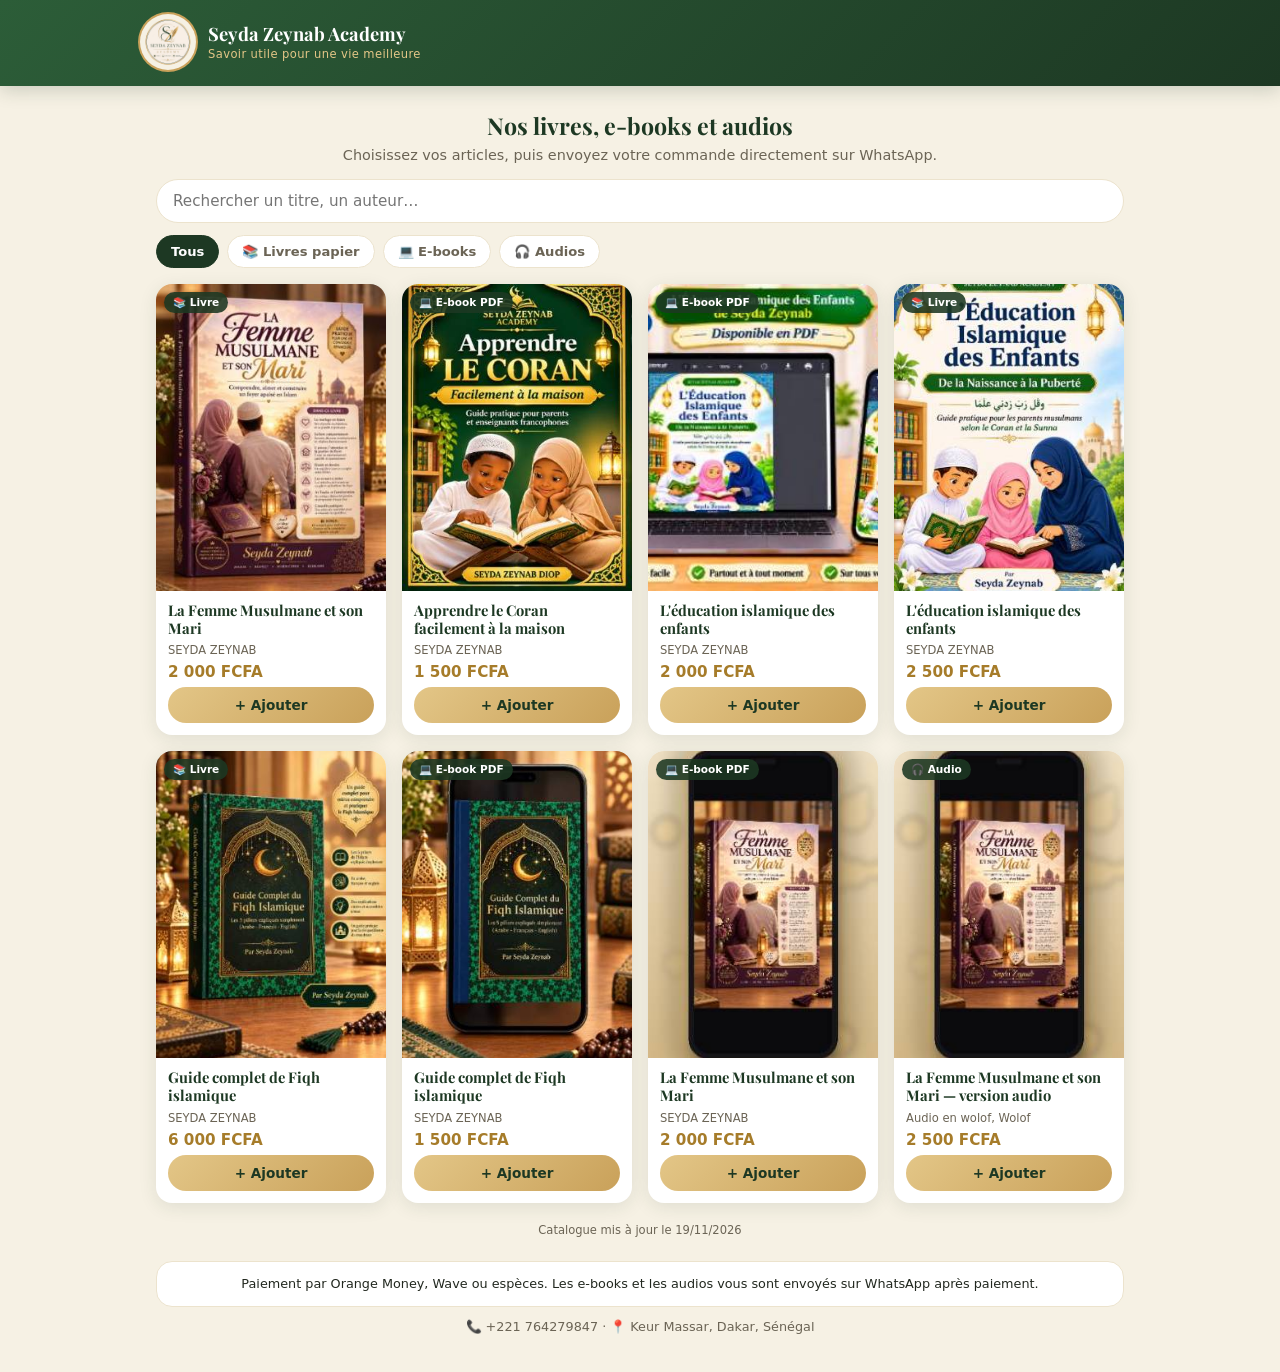
<file: boutique.html>
<!DOCTYPE html>
<html lang="fr">
<head>
<meta charset="UTF-8">
<meta name="viewport" content="width=device-width, initial-scale=1, viewport-fit=cover">
<title>Boutique — Seyda Zeynab Academy</title>
<meta name="description" content="Découvrez les livres, e-books et audios de Seyda Zeynab Academy et commandez directement sur WhatsApp.">
<meta name="theme-color" content="#1d3823">
<link rel="icon" href="icon-192.png">
<link rel="preconnect" href="https://fonts.googleapis.com">
<link rel="preconnect" href="https://fonts.gstatic.com" crossorigin>
<link href="https://fonts.googleapis.com/css2?family=Playfair+Display:wght@600;700&display=swap" rel="stylesheet">
<style>
:root{--em:#1d3823;--em2:#2c5d38;--gold:#c9a15a;--gold2:#e3c687;--cream:#f6f1e4;--cream2:#ece3cd;--ink:#22281f;--soft:#6b6455;--red:#a13f30;--r:16px}
*{box-sizing:border-box;margin:0;padding:0}
[hidden]{display:none!important}
html{-webkit-text-size-adjust:100%}
body{font-family:'Segoe UI',system-ui,-apple-system,Roboto,Arial,sans-serif;background:var(--cream);color:var(--ink);min-height:100vh;padding-bottom:24px}
body.has-bar{padding-bottom:96px}
h1,h2,h3,.serif{font-family:'Playfair Display',Georgia,'Times New Roman',serif}
button{font-family:inherit;cursor:pointer;border:none}
input,textarea{font-family:inherit}
.top{background:linear-gradient(135deg,var(--em2),var(--em));color:#fff;padding:calc(14px + env(safe-area-inset-top)) 18px 16px;box-shadow:0 4px 18px rgba(29,56,35,.2)}
.brand{display:flex;align-items:center;gap:12px;max-width:1000px;margin:0 auto}
.logo{width:56px;height:56px;border-radius:50%;background:#fff;object-fit:cover;box-shadow:0 0 0 2px var(--gold);flex-shrink:0}
.brand h1{font-size:1.15rem;line-height:1.2}
.brand p{font-size:.72rem;color:var(--gold2);letter-spacing:.4px;margin-top:2px}
.preview{background:#fff3cd;color:#664d03;font-size:.8rem;padding:10px 16px;text-align:center}
main{max-width:1000px;margin:0 auto;padding:18px 16px}
.hero{text-align:center;margin:6px 0 16px}
.hero h2{font-size:1.45rem;color:var(--em)}
.hero p{font-size:.9rem;color:var(--soft);margin-top:6px}
.tools{margin-bottom:16px}
#q{width:100%;padding:12px 16px;border-radius:999px;border:1.5px solid var(--cream2);background:#fff;font-size:.95rem;outline:none}
#q:focus{border-color:var(--em2)}
.chips{display:flex;gap:8px;flex-wrap:wrap;margin-top:12px}
.chip{padding:8px 14px;border-radius:999px;background:#fff;color:var(--soft);font-size:.82rem;font-weight:700;border:1.5px solid var(--cream2)}
.chip.on{background:var(--em);color:#fff;border-color:var(--em)}
.grid{display:grid;grid-template-columns:repeat(2,1fr);gap:12px}
@media(min-width:640px){.grid{grid-template-columns:repeat(3,1fr);gap:16px}}
@media(min-width:900px){.grid{grid-template-columns:repeat(4,1fr)}}
.card{background:#fff;border-radius:var(--r);box-shadow:0 4px 18px rgba(29,56,35,.1);overflow:hidden;display:flex;flex-direction:column}
.cover{position:relative;aspect-ratio:3/4;background:var(--cream2);cursor:pointer;overflow:hidden}
.cover img{width:100%;height:100%;object-fit:cover;display:block}
.ph{width:100%;height:100%;display:flex;align-items:center;justify-content:center;font-size:3rem;background:linear-gradient(135deg,var(--cream2),#fff)}
.tag{position:absolute;top:8px;left:8px;background:rgba(29,56,35,.88);color:#fff;font-size:.66rem;font-weight:700;padding:4px 9px;border-radius:999px}
.ribbon{position:absolute;bottom:8px;left:8px;right:8px;background:rgba(161,63,48,.92);color:#fff;font-size:.74rem;font-weight:700;text-align:center;padding:5px;border-radius:8px}
.card.out .cover img,.card.out .ph{filter:grayscale(1);opacity:.6}
.body{padding:10px 12px 12px;display:flex;flex-direction:column;gap:6px;flex:1}
.body h3{font-size:.92rem;line-height:1.25;color:var(--em);cursor:pointer}
.au{font-size:.72rem;color:var(--soft)}
.row{display:flex;align-items:center;justify-content:space-between;gap:6px;flex-wrap:wrap}
.price{font-weight:800;color:#a67c2a;font-size:.95rem}
.lim{font-size:.64rem;font-weight:700;color:#a8791f;background:rgba(168,121,31,.12);padding:2px 8px;border-radius:999px}
.btn{width:100%;padding:10px 12px;border-radius:999px;font-weight:700;font-size:.85rem;background:var(--cream);color:var(--em);border:1.5px solid var(--em2);margin-top:auto}
.btn.gold{background:linear-gradient(135deg,var(--gold2),var(--gold));color:var(--em);border:none}
.btn.main{background:linear-gradient(135deg,var(--em2),var(--em));color:#fff;border:none}
.btn.on{background:rgba(44,93,56,.1);color:var(--em2)}
.btn[disabled]{opacity:.55;cursor:not-allowed}
.step{display:flex;align-items:center;justify-content:space-between;background:var(--cream);border:1.5px solid var(--em2);border-radius:999px;margin-top:auto;overflow:hidden}
.step button{width:42px;height:38px;background:transparent;font-size:1.2rem;font-weight:700;color:var(--em)}
.step span{font-weight:800;color:var(--em)}
.state{text-align:center;padding:40px 16px;color:var(--soft)}
.state .big{font-size:2.6rem;margin-bottom:8px}
.updated{text-align:center;font-size:.72rem;color:var(--soft);margin-top:20px}
footer{max-width:1000px;margin:0 auto;padding:6px 16px 10px;text-align:center;font-size:.8rem;color:var(--soft);line-height:1.6}
footer .note{background:#fff;border-radius:var(--r);padding:12px 14px;margin-bottom:10px;border:1px solid var(--cream2);color:var(--ink)}
.bar{position:fixed;left:0;right:0;bottom:0;z-index:30;background:#fff;border-top:1px solid var(--cream2);box-shadow:0 -6px 20px rgba(29,56,35,.14);padding:10px 14px calc(10px + env(safe-area-inset-bottom));display:flex;align-items:center;gap:12px}
.bar .sum{flex:1;font-size:.82rem;color:var(--soft)}
.bar .sum strong{display:block;color:var(--em);font-size:1.02rem}
.bar button{padding:12px 20px;width:auto;margin:0}
.ov{position:fixed;inset:0;background:rgba(20,38,26,.55);z-index:50;display:flex;align-items:flex-end;justify-content:center}
@media(min-width:700px){.ov{align-items:center}}
.sheet{background:#fff;width:100%;max-width:520px;max-height:92vh;overflow-y:auto;border-radius:22px 22px 0 0;padding:20px 18px calc(22px + env(safe-area-inset-bottom))}
@media(min-width:700px){.sheet{border-radius:var(--r)}}
.sh-h{display:flex;align-items:center;justify-content:space-between;margin-bottom:14px}
.sh-h h3{font-size:1.15rem;color:var(--em)}
.x{width:34px;height:34px;border-radius:50%;background:var(--cream);color:var(--soft);font-size:1rem}
.big-cover{width:100%;max-height:360px;object-fit:contain;background:var(--cream2);border-radius:12px;margin-bottom:12px}
.desc{white-space:pre-line;font-size:.9rem;line-height:1.55;margin:10px 0}
.info{font-size:.8rem;color:var(--soft);background:var(--cream);border-radius:10px;padding:9px 12px;margin:10px 0}
.line{display:flex;align-items:center;gap:10px;padding:10px 0;border-bottom:1px solid var(--cream2)}
.line .t{flex:1;font-size:.88rem;font-weight:600;color:var(--em)}
.line .t small{display:block;font-weight:400;color:var(--soft)}
.line .step{width:104px;margin:0}
.line .step button{width:32px;height:32px}
.total{display:flex;justify-content:space-between;font-weight:800;font-size:1.1rem;color:var(--em);padding:12px 0}
.fg{margin-bottom:12px}
.fg label{display:block;font-size:.78rem;font-weight:700;color:var(--em);margin-bottom:5px}
.fg input,.fg textarea{width:100%;padding:12px 13px;border-radius:10px;border:1.5px solid var(--cream2);background:var(--cream);font-size:.95rem;outline:none}
.fg input:focus,.fg textarea:focus{border-color:var(--em2);background:#fff}
.err{color:var(--red);font-size:.8rem;margin:4px 0 8px;min-height:1em}
.wa{background:#1f9d55;color:#fff;border:none;margin-top:6px}
.sec{background:transparent;color:var(--soft);border:none;margin-top:6px}
noscript{display:block;text-align:center;padding:30px}
</style>
</head>
<body>
<header class="top">
  <div class="brand">
    <img class="logo" src="logo.png" alt="Logo">
    <div><h1 id="shop-name">Seyda Zeynab Academy</h1><p id="shop-tagline">Savoir utile pour une vie meilleure</p></div>
  </div>
</header>
<div id="preview" class="preview" hidden>👁 Aperçu : visible uniquement sur ce téléphone. Vos clients verront la boutique après la publication du catalogue.</div>
<main>
  <section class="hero"><h2>Nos livres, e-books et audios</h2><p>Choisissez vos articles, puis envoyez votre commande directement sur WhatsApp.</p></section>
  <div class="tools"><input id="q" type="search" placeholder="Rechercher un titre, un auteur…" aria-label="Rechercher"><div id="chips" class="chips"></div></div>
  <div id="grid" class="grid"></div>
  <div id="state" class="state"><div class="big">📚</div><p>Chargement de la boutique…</p></div>
  <p id="updated" class="updated"></p>
</main>
<footer><div id="note" class="note" hidden></div><div id="contact"></div></footer>
<div id="bar" class="bar" hidden><div class="sum"><span id="bar-count"></span><strong id="bar-total"></strong></div><button id="bar-go" class="btn main">Commander</button></div>
<div id="root"></div>
<noscript>Cette boutique nécessite JavaScript.</noscript>

<script>
(function () {
  'use strict';
  var DEFAULT_WA = '221764279847';
  var TYPES = {
    papier: { ico: '📚', short: 'Livre', label: 'Livre papier', info: 'Livre papier : livraison à votre adresse après confirmation de la commande.' },
    ebook:  { ico: '💻', short: 'E-book PDF', label: 'E-book (PDF)', info: 'E-book au format PDF : envoyé sur WhatsApp après paiement.' },
    audio:  { ico: '🎧', short: 'Audio', label: 'Audio', info: "Version audio : le lien d'écoute vous est envoyé sur WhatsApp après paiement." }
  };
  var PLURAL = { papier: 'Livres papier', ebook: 'E-books', audio: 'Audios' };
  var S = { items: [], shop: {}, wa: DEFAULT_WA, filter: 'all', q: '', cart: {} };

  function $(id) { return document.getElementById(id); }
  function esc(s) { return String(s == null ? '' : s).replace(/[&<>"']/g, function (c) { return { '&': '&amp;', '<': '&lt;', '>': '&gt;', '"': '&quot;', "'": '&#39;' }[c]; }); }
  function money(n) { return Math.round(Number(n) || 0).toLocaleString('fr-FR').replace(/[\u202f\u00a0]/g, ' ') + ' FCFA'; }
  function safeSrc(u) {
    u = String(u || '');
    if (/^data:image\/(jpeg|png|webp);base64,[A-Za-z0-9+\/=]+$/.test(u)) return u;
    if (/^https:\/\/[^\s"'<>]+$/.test(u) || /^[\w.\/-]+$/.test(u)) return u;
    return '';
  }
  function store(k, v) { try { localStorage.setItem(k, JSON.stringify(v)); } catch (e) { /* ignore */ } }
  function read(k) { try { return JSON.parse(localStorage.getItem(k) || 'null'); } catch (e) { return null; } }
  function typeOf(it) { return TYPES[it.type] || TYPES.papier; }
  function byId(id) { for (var i = 0; i < S.items.length; i++) if (S.items[i].id === id) return S.items[i]; return null; }
  function isOut(it) { return it.status === 'rupture'; }
  function maxQty(it) { return it.type === 'papier' ? 20 : 1; }

  /* ---------- chargement ---------- */
  function buildPreview() {
    var db = JSON.parse(localStorage.getItem('sza_livres_db_v1') || 'null');
    if (!db) throw new Error('no data');
    var set = db.settings || {};
    var items = (db.books || []).filter(function (b) { return b.shop !== false; }).map(function (b) {
      var st = 'disponible';
      if (b.type !== 'ebook') st = (Number(b.stock) <= 0) ? 'rupture' : (Number(b.stock) <= Number(b.minAlert || 0) ? 'limite' : 'disponible');
      return { id: b.id, type: b.type === 'ebook' ? 'ebook' : 'papier', title: b.title, author: b.author, category: b.category, description: b.description, price: b.price, status: st, cover: b.cover };
    });
    return { generatedAt: new Date().toISOString(), shop: { name: set.academyName, tagline: set.tagline, whatsapp: String(set.shopWhatsapp || DEFAULT_WA).replace(/\D/g, ''), phone: set.phone, address: set.address, note: set.shopNote }, items: items };
  }
  function load() {
    if (/[?&]apercu=1/.test(location.search)) {
      $('preview').hidden = false;
      try { return Promise.resolve(buildPreview()); } catch (e) { return Promise.reject(e); }
    }
    return fetch('catalogue.json?v=' + Date.now(), { cache: 'no-store' }).then(function (r) {
      if (!r.ok) throw new Error('http ' + r.status);
      return r.json();
    });
  }

  function apply(data) {
    S.shop = data.shop || {};
    S.items = (data.items || []).filter(function (it) { return it && it.id && it.title; });
    var wa = String(S.shop.whatsapp || '').replace(/\D/g, '');
    S.wa = wa || DEFAULT_WA;
    if (S.shop.name) { $('shop-name').textContent = S.shop.name; document.title = 'Boutique — ' + S.shop.name; }
    if (S.shop.tagline) $('shop-tagline').textContent = S.shop.tagline;
    if (S.shop.note) { $('note').textContent = S.shop.note; $('note').hidden = false; }
    var c = [];
    if (S.shop.phone) c.push('📞 ' + esc(S.shop.phone));
    if (S.shop.address) c.push('📍 ' + esc(S.shop.address));
    $('contact').innerHTML = c.join(' · ');
    if (data.generatedAt) {
      var d = new Date(data.generatedAt);
      if (!isNaN(d)) $('updated').textContent = 'Catalogue mis à jour le ' + d.toLocaleDateString('fr-FR');
    }
    // panier mémorisé : on ne garde que les articles qui existent encore et sont disponibles
    var saved = read('sza_boutique_cart') || {};
    S.cart = {};
    Object.keys(saved).forEach(function (id) {
      var it = byId(id);
      if (it && !isOut(it) && saved[id] > 0) S.cart[id] = Math.min(maxQty(it), Math.floor(saved[id]));
    });
  }

  /* ---------- panier ---------- */
  function cartLines() {
    return Object.keys(S.cart).map(function (id) { var it = byId(id); return it ? { it: it, qty: S.cart[id] } : null; }).filter(Boolean);
  }
  function cartTotal() { return cartLines().reduce(function (s, l) { return s + l.it.price * l.qty; }, 0); }
  function cartCount() { return cartLines().reduce(function (s, l) { return s + l.qty; }, 0); }
  function setQty(id, q) {
    var it = byId(id); if (!it || isOut(it)) return;
    q = Math.max(0, Math.min(maxQty(it), q));
    if (q === 0) delete S.cart[id]; else S.cart[id] = q;
    store('sza_boutique_cart', S.cart);
    render(); bar();
  }

  /* ---------- affichage ---------- */
  function filtered() {
    var q = S.q.trim().toLowerCase();
    return S.items.filter(function (it) {
      if (S.filter !== 'all' && it.type !== S.filter) return false;
      if (!q) return true;
      return (it.title + ' ' + (it.author || '') + ' ' + (it.category || '')).toLowerCase().indexOf(q) !== -1;
    });
  }
  function chips() {
    var present = {}; S.items.forEach(function (it) { present[it.type] = true; });
    var list = [['all', 'Tous']];
    ['papier', 'ebook', 'audio'].forEach(function (t) { if (present[t]) list.push([t, TYPES[t].ico + ' ' + PLURAL[t]]); });
    $('chips').innerHTML = list.length > 2 ? list.map(function (c) { return '<button class="chip' + (S.filter === c[0] ? ' on' : '') + '" data-f="' + c[0] + '">' + esc(c[1]) + '</button>'; }).join('') : '';
  }
  function actionHtml(it) {
    if (isOut(it)) return '<button class="btn" disabled>Indisponible</button>';
    var q = S.cart[it.id] || 0;
    if (!q) return '<button class="btn gold" data-act="add">+ Ajouter</button>';
    if (it.type === 'papier') return '<div class="step"><button data-act="dec" aria-label="Moins">−</button><span>' + q + '</span><button data-act="inc" aria-label="Plus">+</button></div>';
    return '<button class="btn on" data-act="rm">✓ Ajouté — retirer</button>';
  }
  function render() {
    chips();
    var list = filtered();
    $('grid').innerHTML = list.map(function (it) {
      var t = typeOf(it), src = safeSrc(it.cover), out = isOut(it);
      return '<article class="card' + (out ? ' out' : '') + '" data-id="' + esc(it.id) + '">' +
        '<div class="cover" data-act="open">' + (src ? '<img loading="lazy" alt="' + esc(it.title) + '" src="' + esc(src) + '">' : '<div class="ph">' + t.ico + '</div>') +
        '<span class="tag">' + t.ico + ' ' + esc(t.short) + '</span>' + (out ? '<span class="ribbon">Rupture de stock</span>' : '') + '</div>' +
        '<div class="body"><h3 data-act="open">' + esc(it.title) + '</h3>' + (it.author ? '<p class="au">' + esc(it.author) + '</p>' : '') +
        '<div class="row"><span class="price">' + money(it.price) + '</span>' + (it.status === 'limite' ? '<span class="lim">Dernières unités</span>' : '') + '</div>' +
        actionHtml(it) + '</div></article>';
    }).join('');
    var st = $('state');
    if (!S.items.length) { st.hidden = false; st.innerHTML = '<div class="big">📚</div><p>La boutique est en préparation. Revenez bientôt, in châ Allah.</p>'; }
    else if (!list.length) { st.hidden = false; st.innerHTML = '<div class="big">🔍</div><p>Aucun article ne correspond à votre recherche.</p>'; }
    else st.hidden = true;
  }
  function bar() {
    var n = cartCount();
    $('bar').hidden = n === 0;
    document.body.classList.toggle('has-bar', n > 0);
    $('bar-count').textContent = n + ' article' + (n > 1 ? 's' : '') + ' dans votre panier';
    $('bar-total').textContent = money(cartTotal());
  }

  /* ---------- fenêtres ---------- */
  function closeSheet() { $('root').innerHTML = ''; }
  function sheet(inner) {
    $('root').innerHTML = '<div class="ov" id="ov"><div class="sheet">' + inner + '</div></div>';
    $('ov').addEventListener('click', function (e) { if (e.target.id === 'ov') closeSheet(); });
  }
  function openDetail(id) {
    var it = byId(id); if (!it) return;
    var t = typeOf(it), src = safeSrc(it.cover);
    var q = S.cart[id] || 0;
    var act = isOut(it) ? '<button class="btn" disabled>Indisponible</button>'
      : (q ? (it.type === 'papier' ? '<div class="step"><button data-d="dec">−</button><span>' + q + '</span><button data-d="inc">+</button></div>' : '<button class="btn on" data-d="rm">✓ Ajouté — retirer</button>')
           : '<button class="btn gold" data-d="add">+ Ajouter à ma commande</button>');
    sheet('<div class="sh-h"><h3>' + esc(it.title) + '</h3><button class="x" data-d="close" aria-label="Fermer">✕</button></div>' +
      (src ? '<img class="big-cover" src="' + esc(src) + '" alt="' + esc(it.title) + '">' : '') +
      (it.author ? '<p class="au">' + esc(it.author) + (it.category ? ' · ' + esc(it.category) : '') + '</p>' : '') +
      '<p class="price" style="font-size:1.2rem;margin-top:6px">' + money(it.price) + (it.duration ? ' · ' + it.duration + ' min' : '') + '</p>' +
      (it.description ? '<p class="desc">' + esc(it.description) + '</p>' : '') +
      '<div class="info">' + t.ico + ' ' + esc(t.info) + '</div>' + act);
    $('root').onclick = function (e) {
      var b = e.target.closest('[data-d]'); if (!b) return;
      var a = b.getAttribute('data-d');
      if (a === 'close') return closeSheet();
      if (a === 'add') setQty(id, 1); if (a === 'inc') setQty(id, (S.cart[id] || 0) + 1);
      if (a === 'dec') setQty(id, (S.cart[id] || 0) - 1); if (a === 'rm') setQty(id, 0);
      openDetail(id);
    };
  }

  function needsAddress() { return cartLines().some(function (l) { return l.it.type === 'papier'; }); }
  function openCheckout() {
    var lines = cartLines();
    if (!lines.length) return closeSheet();
    var me = read('sza_boutique_client') || {};
    var rows = lines.map(function (l) {
      var it = l.it;
      var ctl = it.type === 'papier'
        ? '<div class="step"><button data-c="dec" data-id="' + esc(it.id) + '">−</button><span>' + l.qty + '</span><button data-c="inc" data-id="' + esc(it.id) + '">+</button></div>'
        : '<button class="x" data-c="rm" data-id="' + esc(it.id) + '" aria-label="Retirer">✕</button>';
      return '<div class="line"><div class="t">' + esc(it.title) + '<small>' + esc(typeOf(it).label) + ' · ' + money(it.price) + '</small></div>' + ctl + '</div>';
    }).join('');
    var addr = needsAddress();
    sheet('<div class="sh-h"><h3>Ma commande</h3><button class="x" data-c="close" aria-label="Fermer">✕</button></div>' + rows +
      '<div class="total"><span>Total</span><span>' + money(cartTotal()) + '</span></div>' +
      '<div class="fg"><label for="f-name">Votre nom *</label><input id="f-name" autocomplete="name" value="' + esc(me.name) + '"></div>' +
      '<div class="fg"><label for="f-phone">Votre numéro WhatsApp *</label><input id="f-phone" type="tel" autocomplete="tel" placeholder="77 123 45 67" value="' + esc(me.phone) + '"></div>' +
      '<div class="fg"><label for="f-city">' + (addr ? 'Ville et adresse de livraison *' : 'Ville / pays (facultatif)') + '</label><input id="f-city" autocomplete="street-address" value="' + esc(me.city) + '"></div>' +
      '<div class="fg"><label for="f-note">Remarque (facultatif)</label><textarea id="f-note" rows="2"></textarea></div>' +
      '<p class="err" id="f-err"></p>' +
      '<button class="btn wa" data-c="send">📲 Envoyer ma commande sur WhatsApp</button>' +
      '<button class="btn sec" data-c="copy">📋 Copier ma commande</button>');
    $('root').onclick = function (e) {
      var b = e.target.closest('[data-c]'); if (!b) return;
      var a = b.getAttribute('data-c'), id = b.getAttribute('data-id');
      if (a === 'close') return closeSheet();
      if (a === 'inc') { setQty(id, (S.cart[id] || 0) + 1); return openCheckout(); }
      if (a === 'dec') { setQty(id, (S.cart[id] || 0) - 1); return openCheckout(); }
      if (a === 'rm') { setQty(id, 0); return openCheckout(); }
      if (a === 'send' || a === 'copy') submit(a);
    };
  }

  function message(f) {
    var L = ['Assalamou alaykoum 🌿', 'Je souhaite commander :', ''];
    cartLines().forEach(function (l) { L.push('• ' + l.qty + ' × ' + l.it.title + ' (' + typeOf(l.it).label + ') — ' + money(l.it.price * l.qty)); });
    L.push('', 'Total : ' + money(cartTotal()), '', 'Nom : ' + f.name, 'Téléphone : ' + f.phone);
    if (f.city) L.push((needsAddress() ? 'Livraison : ' : 'Ville : ') + f.city);
    if (f.note) L.push('Remarque : ' + f.note);
    L.push('', 'Commande passée depuis la boutique en ligne.');
    return L.join('\n');
  }
  function submit(mode) {
    var f = { name: $('f-name').value.trim(), phone: $('f-phone').value.trim(), city: $('f-city').value.trim(), note: $('f-note').value.trim() };
    var err = '';
    if (!f.name) err = 'Merci de saisir votre nom.';
    else if (f.phone.replace(/\D/g, '').length < 8) err = 'Merci de saisir un numéro WhatsApp valide.';
    else if (needsAddress() && !f.city) err = 'Merci de saisir votre ville et votre adresse de livraison.';
    $('f-err').textContent = err;
    if (err) return;
    store('sza_boutique_client', { name: f.name, phone: f.phone, city: f.city });
    var text = message(f);
    if (mode === 'copy') {
      (navigator.clipboard ? navigator.clipboard.writeText(text) : Promise.reject()).then(function () { $('f-err').style.color = '#2c5d38'; $('f-err').textContent = 'Commande copiée ✅'; }, function () { $('f-err').textContent = 'Copie impossible.'; });
      return;
    }
    var url = 'https://wa.me/' + S.wa + '?text=' + encodeURIComponent(text);
    var w = window.open(url, '_blank');
    if (!w) window.location.href = url;
    sheet('<div class="sh-h"><h3>Merci ! 🌿</h3><button class="x" data-c="close" aria-label="Fermer">✕</button></div>' +
      '<p class="desc">Votre commande est prête dans WhatsApp : appuyez sur « Envoyer » pour la transmettre. Nous vous répondons pour confirmer le paiement et la livraison.</p>' +
      '<button class="btn gold" data-c="again">Passer une autre commande</button><button class="btn sec" data-c="back">Revenir à la boutique</button>');
    $('root').onclick = function (e) {
      var b = e.target.closest('[data-c]'); if (!b) return;
      var a = b.getAttribute('data-c');
      if (a === 'again') { S.cart = {}; store('sza_boutique_cart', S.cart); render(); bar(); }
      closeSheet();
    };
  }

  /* ---------- événements ---------- */
  $('q').addEventListener('input', function () { S.q = this.value; render(); });
  $('chips').addEventListener('click', function (e) { var b = e.target.closest('[data-f]'); if (b) { S.filter = b.getAttribute('data-f'); render(); } });
  $('grid').addEventListener('click', function (e) {
    var b = e.target.closest('[data-act]'); if (!b) return;
    var card = b.closest('.card'); if (!card) return;
    var id = card.getAttribute('data-id'), a = b.getAttribute('data-act');
    if (a === 'open') return openDetail(id);
    if (a === 'add') setQty(id, 1);
    if (a === 'inc') setQty(id, (S.cart[id] || 0) + 1);
    if (a === 'dec') setQty(id, (S.cart[id] || 0) - 1);
    if (a === 'rm') setQty(id, 0);
  });
  $('bar-go').addEventListener('click', openCheckout);

  load().then(function (data) { apply(data); render(); bar(); })
    .catch(function () {
      $('state').hidden = false;
      $('state').innerHTML = '<div class="big">📚</div><p>La boutique est en préparation. Revenez bientôt, in châ Allah.</p>';
    });
})();
</script>
</body>
</html>
</file>
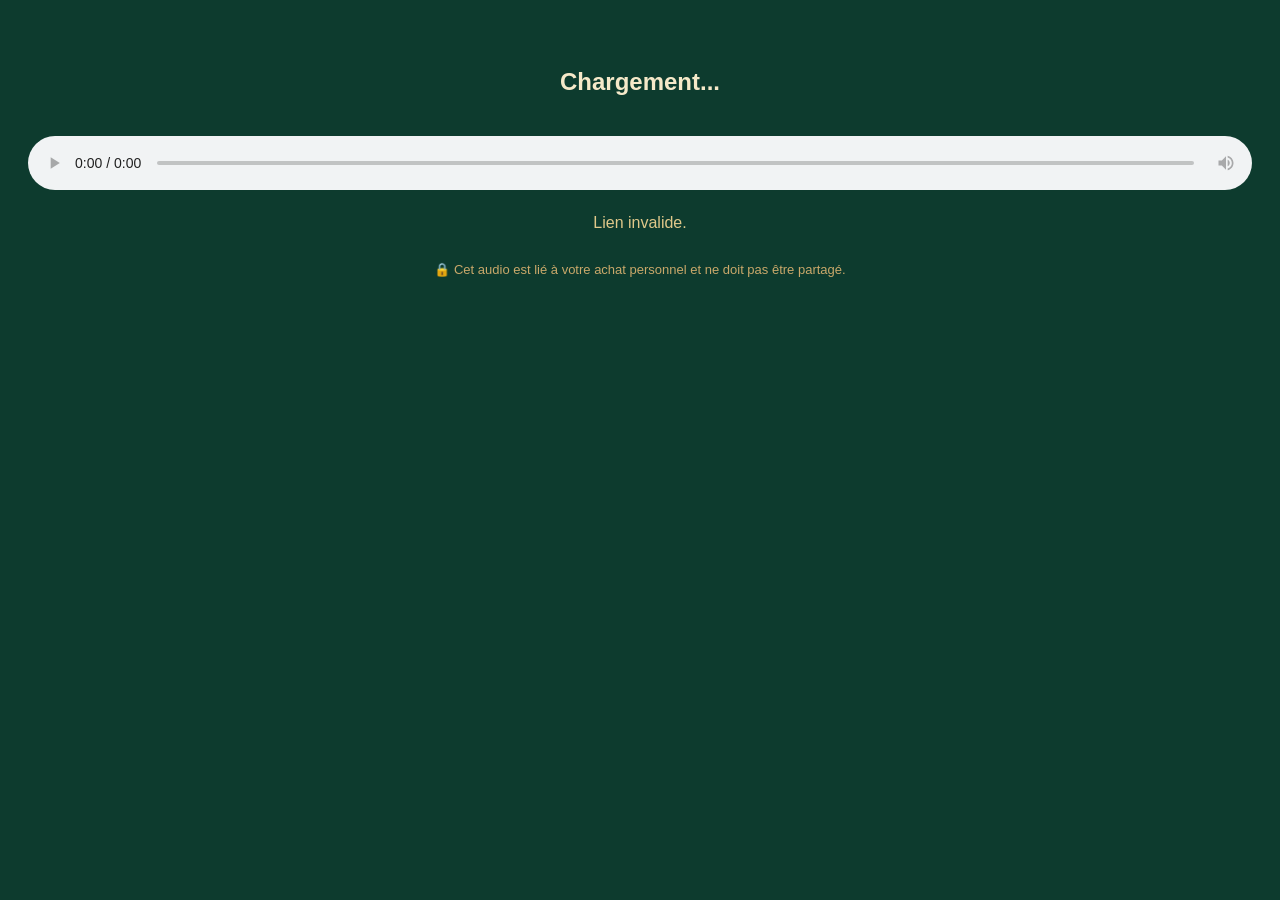
<file: ecouter.html>
<!DOCTYPE html>
<html lang="fr">
<head>
<meta charset="UTF-8">
<meta name="viewport" content="width=device-width, initial-scale=1.0">
<title>Écoute Audio - Seyda Zeynab</title>
<style>
  body { font-family: sans-serif; background:#0d3b2e; color:#f5e9c9; text-align:center; padding:40px 20px; }
  h2 { color:#f5e9c9; }
  audio { width:100%; margin-top:20px; }
  #msg { margin-top:20px; color:#e0c88a; }
  .warn { font-size:13px; color:#c9a86a; margin-top:30px; }
</style>
</head>
<body>
  <h2 id="titre">Chargement...</h2>
  <audio id="player" controls controlsList="nodownload noplaybackrate" oncontextmenu="return false;"></audio>
  <p id="msg"></p>
  <p class="warn">🔒 Cet audio est lié à votre achat personnel et ne doit pas être partagé.</p>

<script>
const params = new URLSearchParams(window.location.search);
const token = params.get('token');
const EDGE_FUNCTION_URL = "https://tpivirycaomrgfjzhoel.supabase.co/functions/v1/get-audio-url";

async function chargerAudio() {
  if (!token) {
    document.getElementById('msg').textContent = "Lien invalide.";
    return;
  }
  try {
    const res = await fetch(EDGE_FUNCTION_URL, {
      method: 'POST',
      headers: { 'Content-Type': 'application/json' },
      body: JSON.stringify({ access_token: token })
    });
    const data = await res.json();
    if (data.error) {
      document.getElementById('titre').textContent = "Accès refusé";
      document.getElementById('msg').textContent = data.error;
      return;
    }
    document.getElementById('titre').textContent = data.title;
    document.getElementById('player').src = data.url;
  } catch (e) {
    document.getElementById('msg').textContent = "Erreur de connexion.";
  }
}
chargerAudio();
</script>
</body>
</html>
</file>
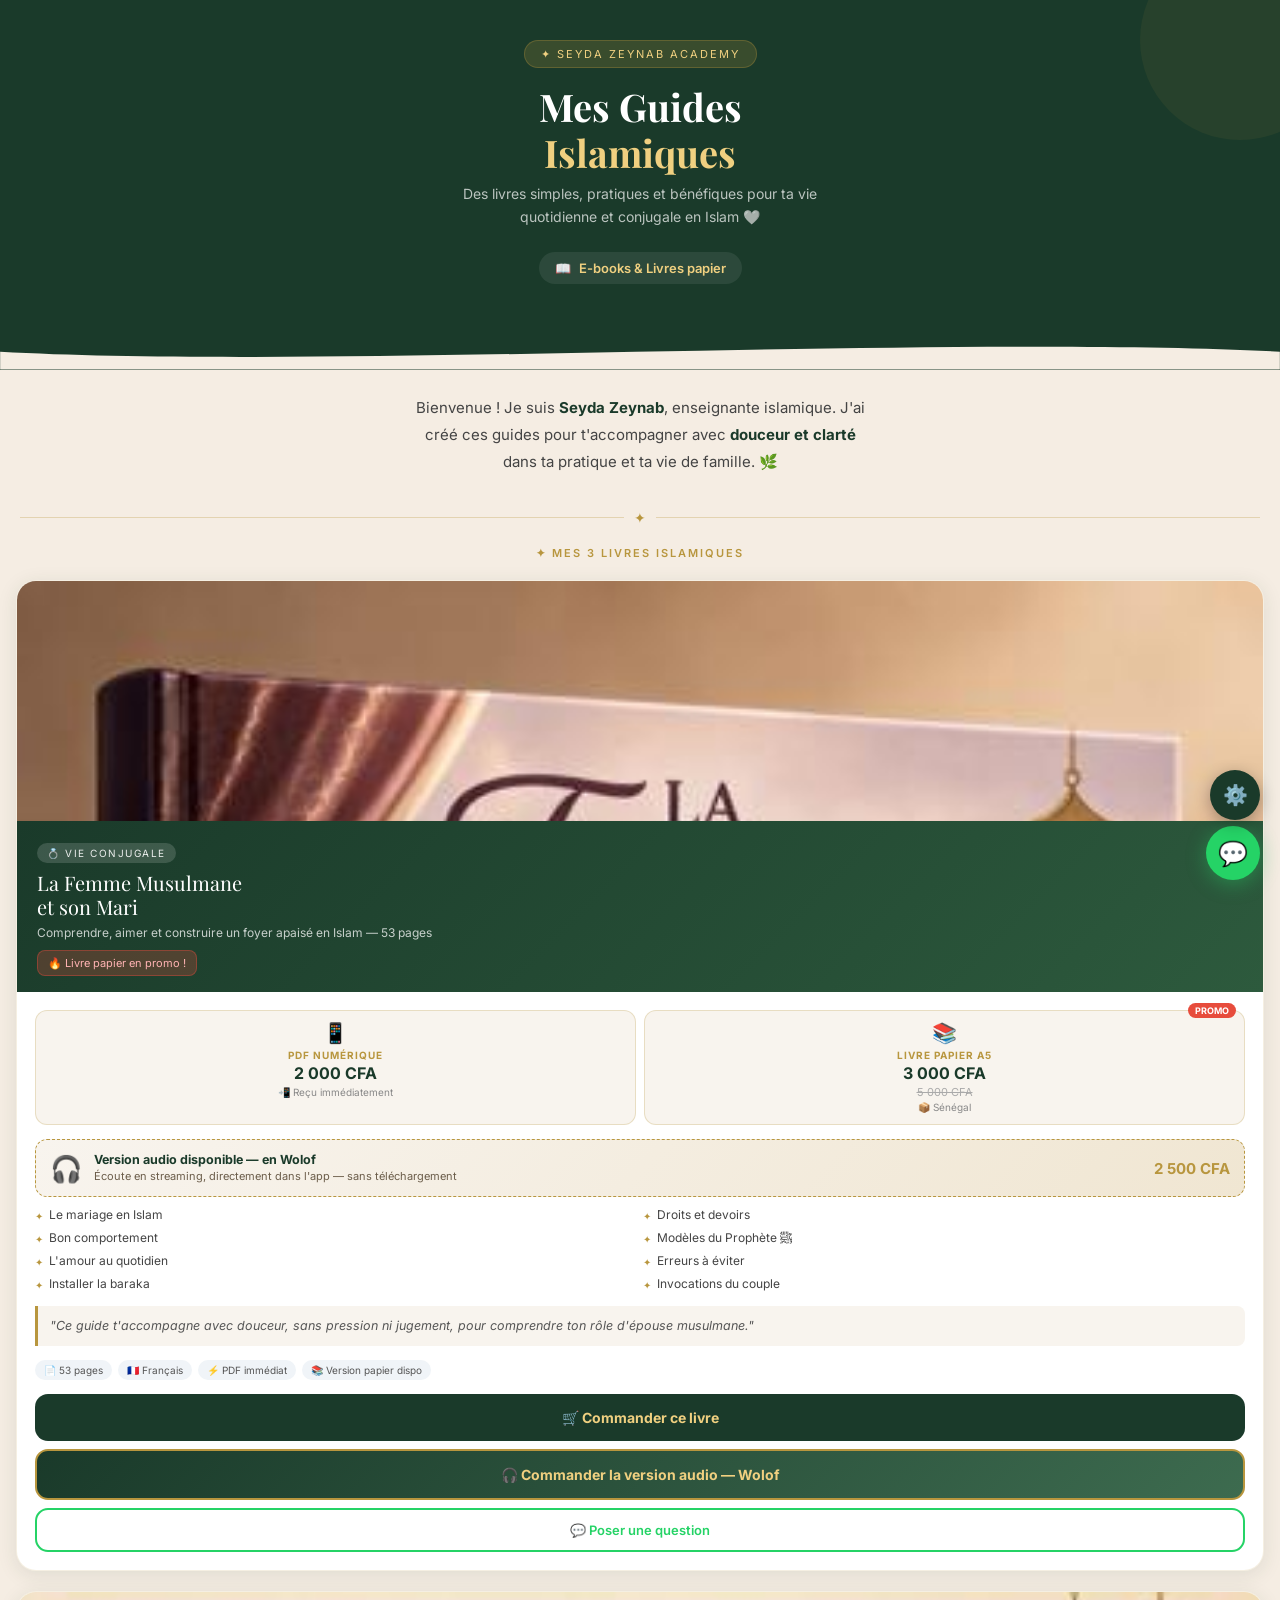
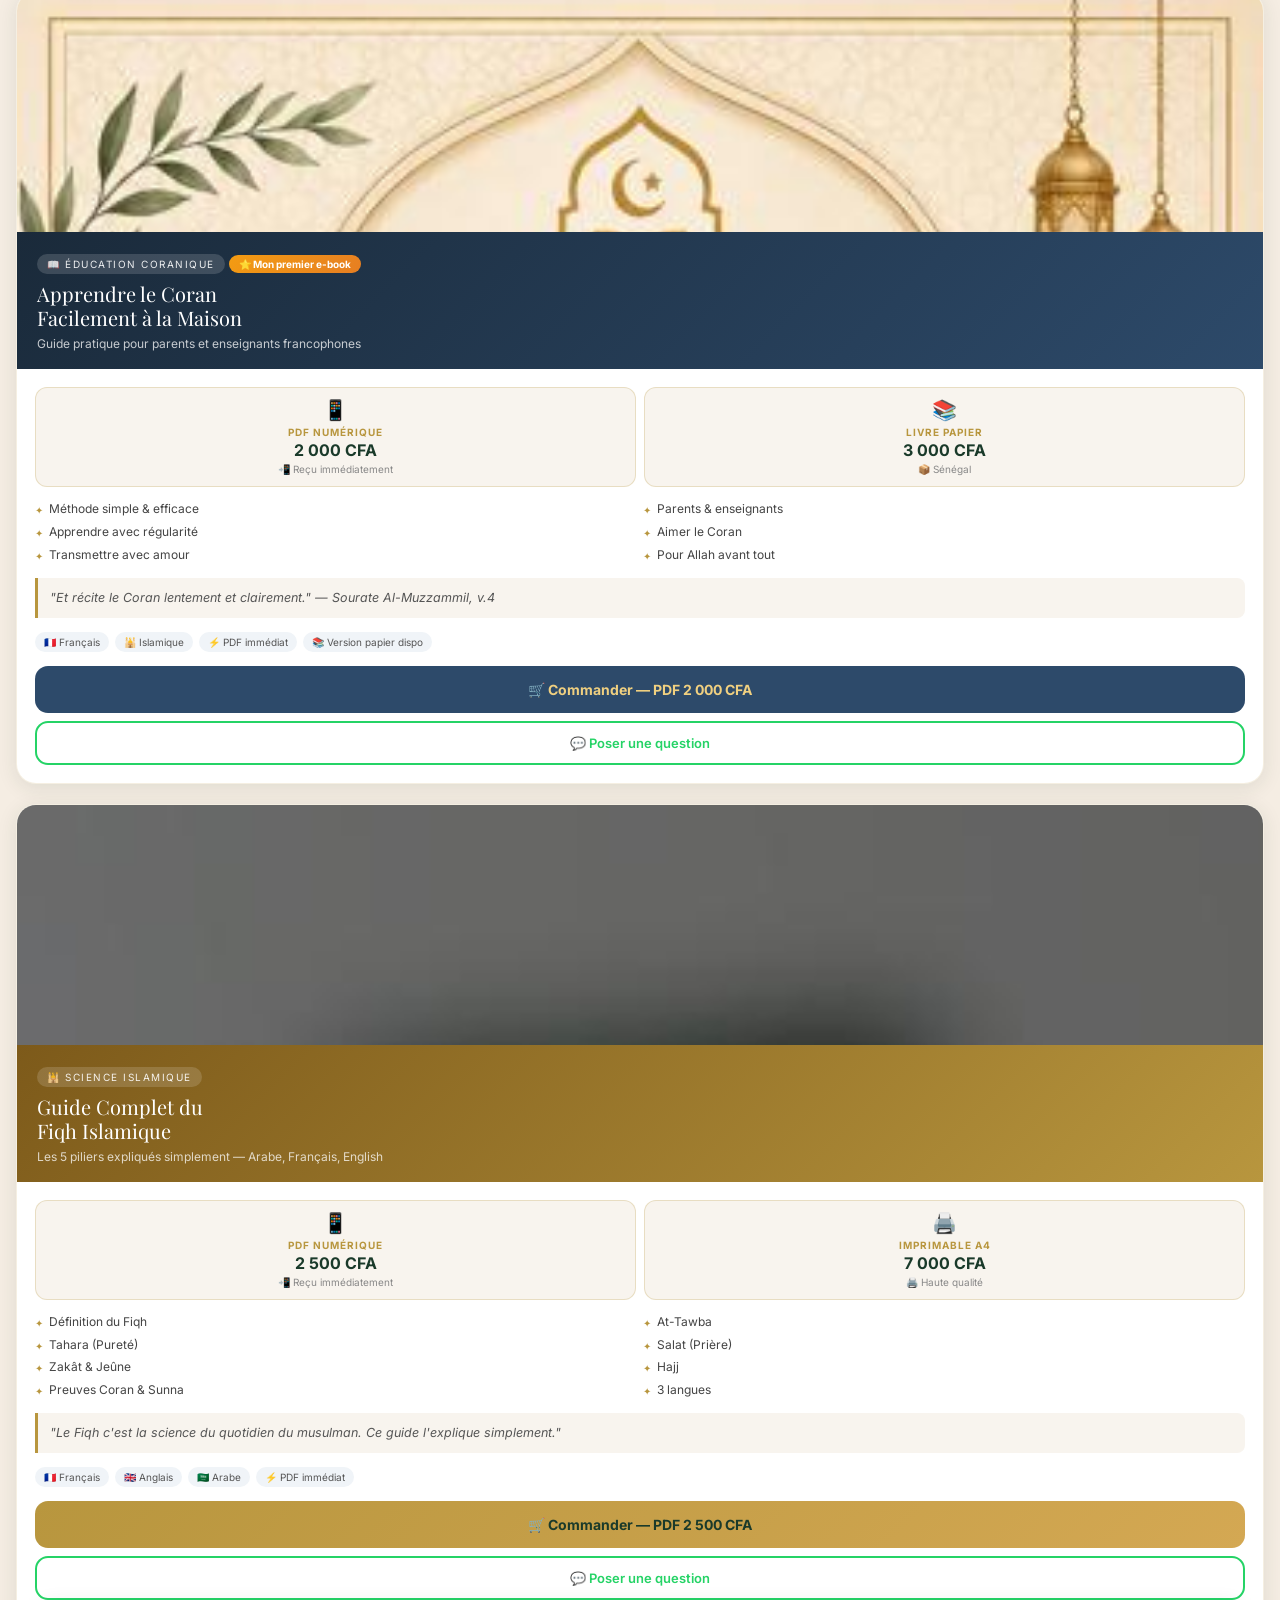
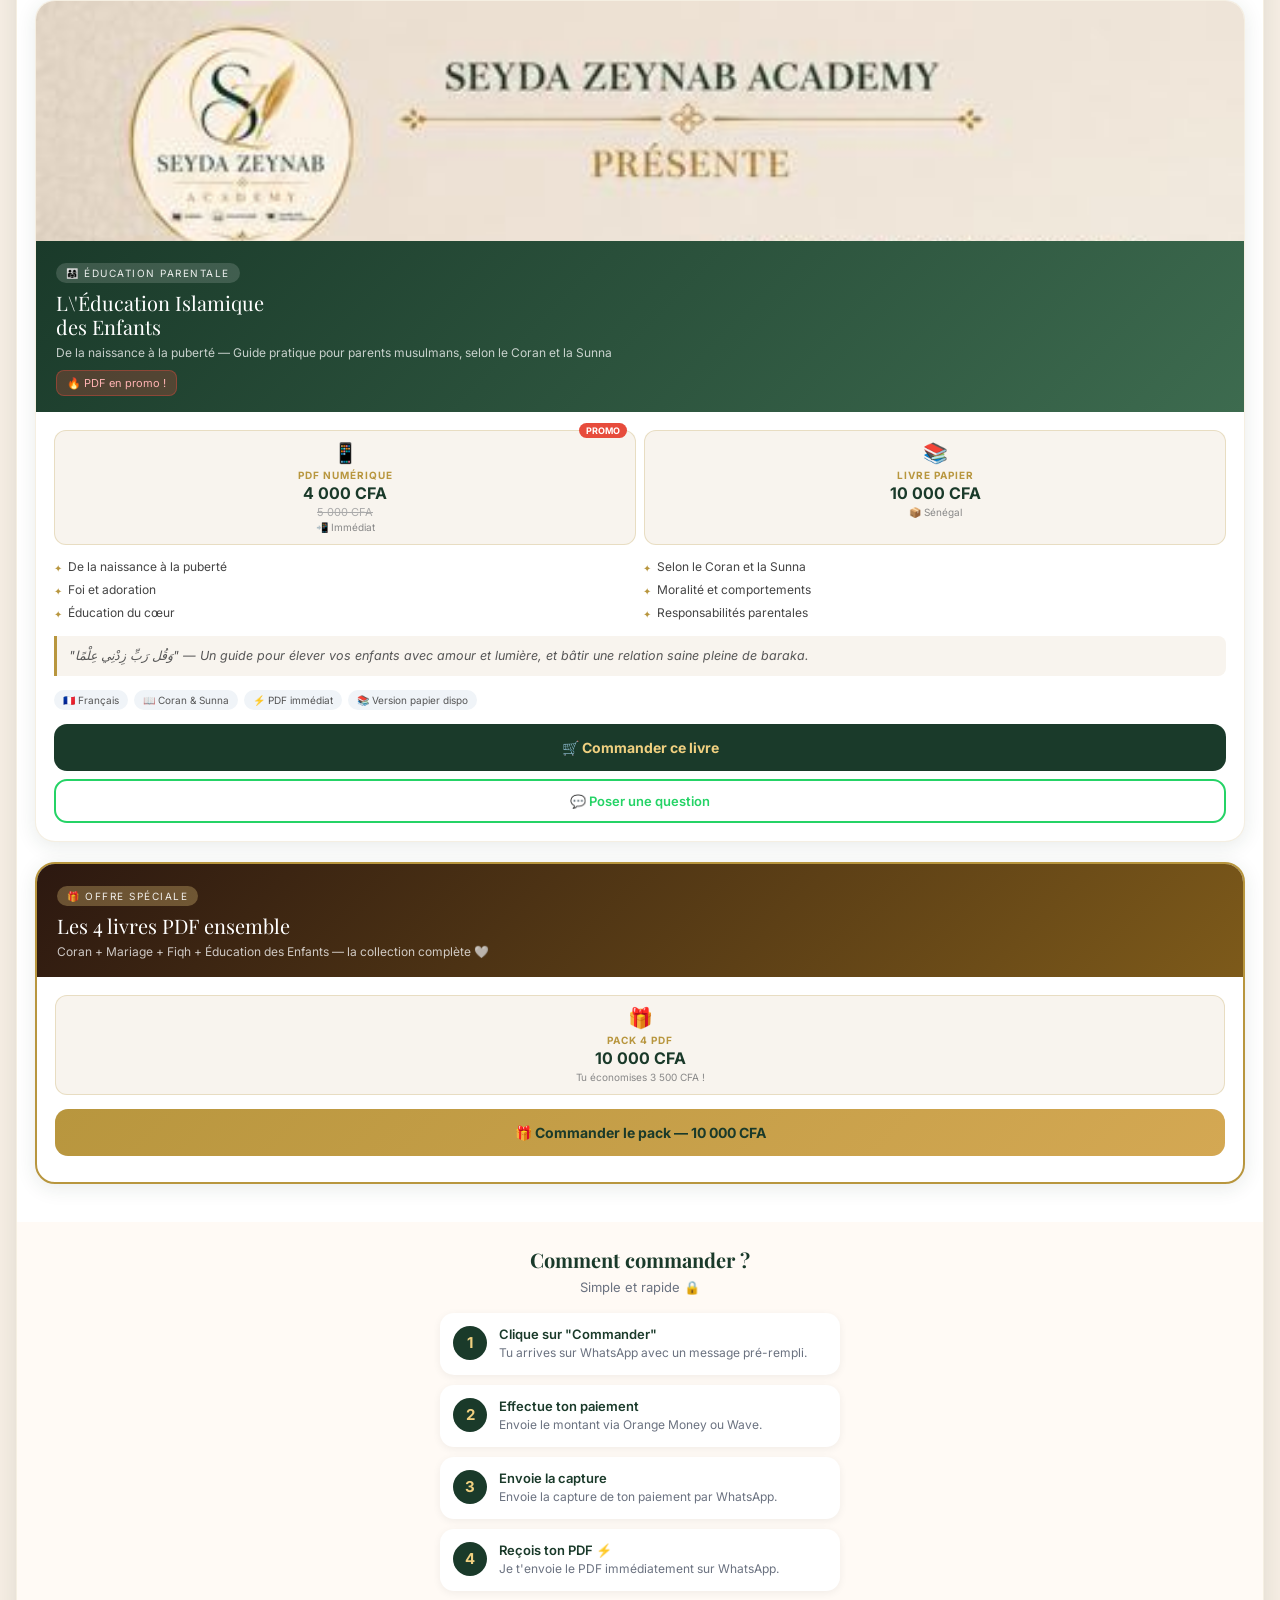
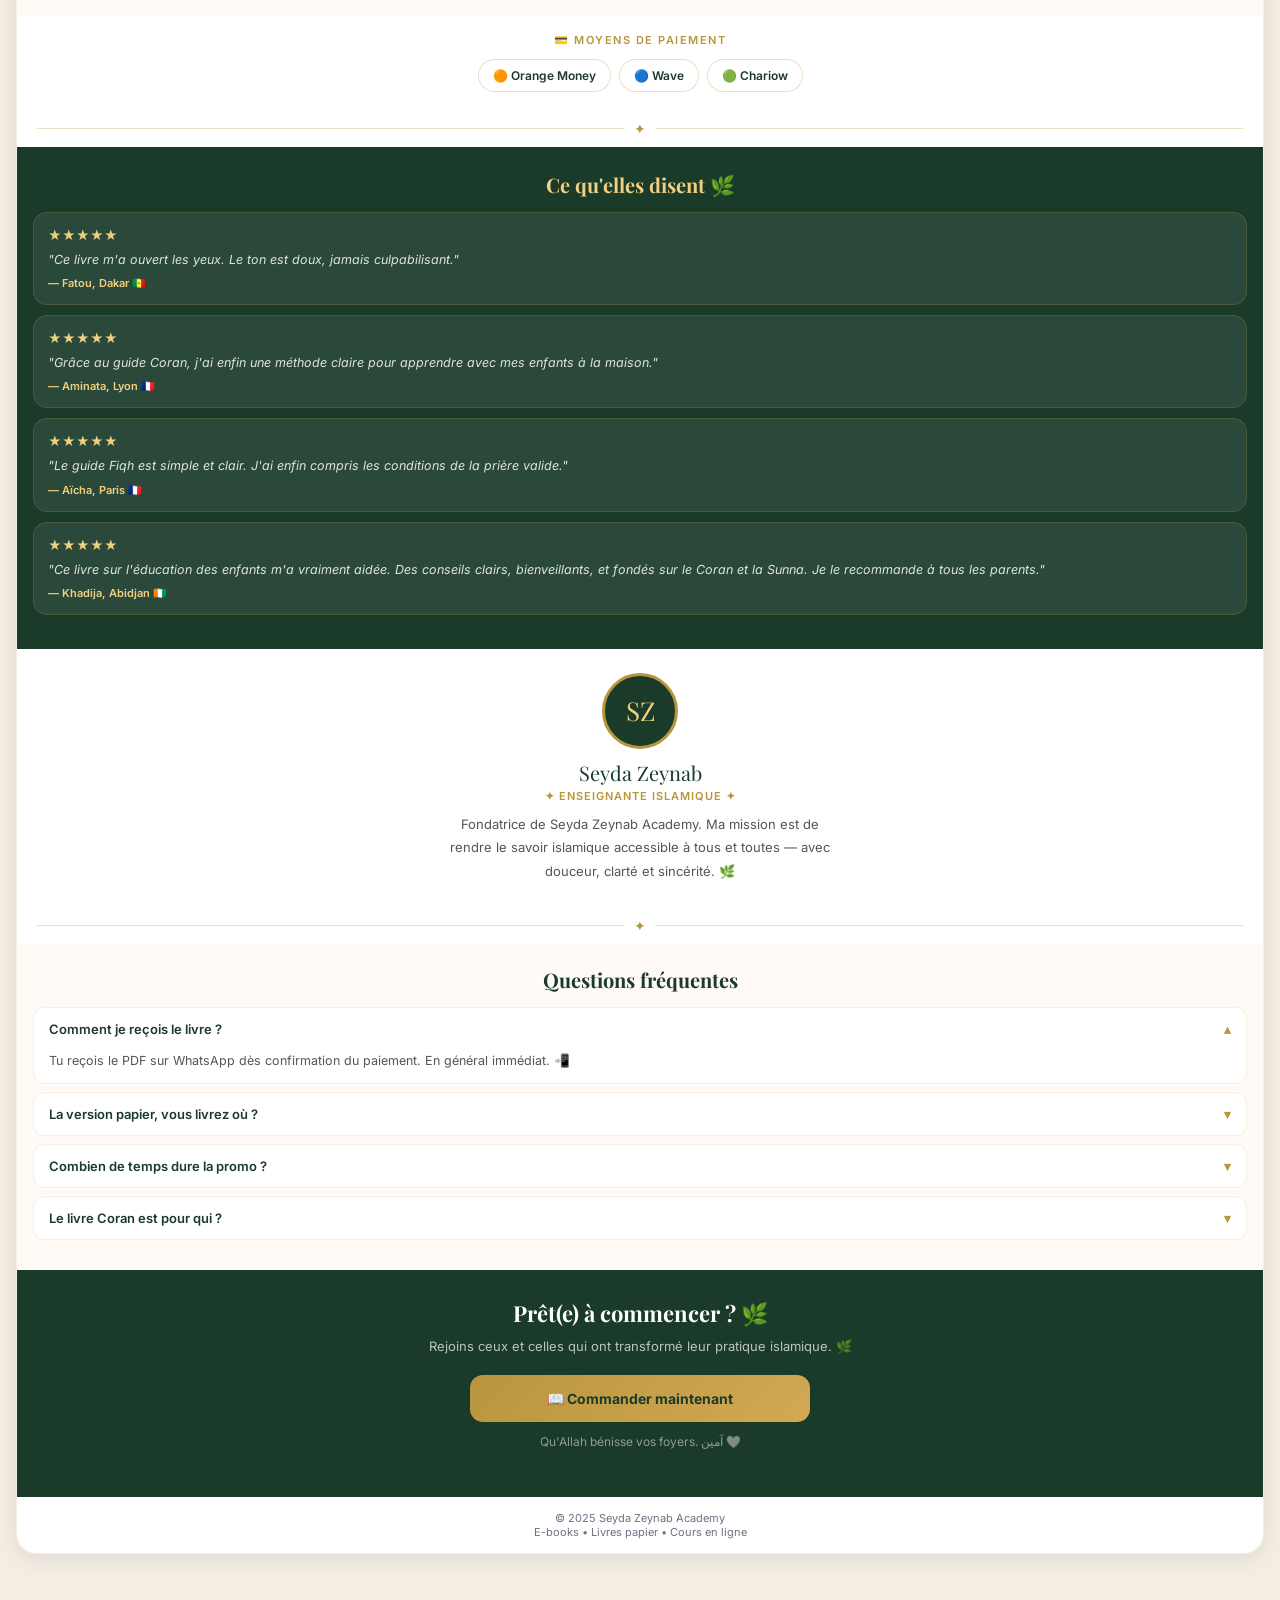
<file: page_vente_sz-3-1.html>
<!DOCTYPE html>
<html lang="fr">
<head>
<meta charset="UTF-8">
<meta name="viewport" content="width=device-width, initial-scale=1.0">
<title>Seyda Zeynab Academy — Mes Livres Islamiques</title>
<link href="https://fonts.googleapis.com/css2?family=Playfair+Display:ital,wght@0,400;0,700;1,400&family=Inter:wght@400;500;600;700&display=swap" rel="stylesheet">
<style>
:root{--green:#1a3a2a;--gold:#b8963e;--lg:#f0d080;--bg:#f5ede3;--white:#fff;--text:#1c1c1c;--gray:#6b7280;--light:#fffaf5;--red:#e74c3c;--blue:#2d4a6a}
*{margin:0;padding:0;box-sizing:border-box}
body{background:var(--bg);font-family:"Inter",sans-serif;color:var(--text)}

/* ADMIN PANEL */
.admin-toggle{position:fixed;bottom:80px;right:20px;background:var(--green);color:var(--lg);width:50px;height:50px;border-radius:50%;display:flex;align-items:center;justify-content:center;font-size:20px;cursor:pointer;z-index:200;box-shadow:0 4px 16px rgba(0,0,0,.3);border:none}
.admin-panel{position:fixed;top:0;right:-100%;width:min(340px,100vw);height:100vh;background:#fff;z-index:300;transition:right .3s ease;box-shadow:-4px 0 20px rgba(0,0,0,.2);overflow-y:auto;display:flex;flex-direction:column}
.admin-panel.open{right:0}
.admin-header{background:var(--green);padding:20px;display:flex;align-items:center;justify-content:space-between;flex-shrink:0}
.admin-header h2{color:var(--lg);font-family:"Playfair Display",serif;font-size:18px}
.admin-close{background:none;border:none;color:var(--lg);font-size:22px;cursor:pointer}
.admin-body{padding:16px;flex:1}
.admin-section{margin-bottom:20px;border:1px solid rgba(184,150,62,.2);border-radius:12px;overflow:hidden}
.admin-section-title{background:#f8f4ee;padding:10px 14px;font-size:12px;font-weight:700;color:var(--green);letter-spacing:1px;text-transform:uppercase;display:flex;align-items:center;gap:6px}
.admin-fields{padding:12px}
.admin-field{margin-bottom:10px}
.admin-field label{display:block;font-size:11px;font-weight:600;color:var(--gray);margin-bottom:4px;text-transform:uppercase;letter-spacing:.5px}
.admin-field input,.admin-field textarea,.admin-field select{width:100%;border:1.5px solid #e0d5c8;border-radius:8px;padding:8px 10px;font-size:13px;font-family:"Inter",sans-serif;color:var(--text);background:#fdfaf6;outline:none}
.admin-field input:focus,.admin-field textarea:focus{border-color:var(--gold)}
.admin-field textarea{resize:vertical;min-height:60px}
.admin-toggle-check{display:flex;align-items:center;gap:8px;margin-bottom:8px}
.admin-toggle-check input[type=checkbox]{width:16px;height:16px;accent-color:var(--green)}
.admin-toggle-check label{font-size:12px;color:#555}
.btn-apply{width:100%;padding:11px;background:var(--green);color:var(--lg);border:none;border-radius:10px;font-size:13px;font-weight:700;cursor:pointer;margin-top:6px}
.btn-apply:active{opacity:.8}
.btn-add-book{width:100%;padding:12px;background:linear-gradient(135deg,#b8963e,#d4a853);color:var(--green);border:none;border-radius:10px;font-size:13px;font-weight:700;cursor:pointer;margin-top:4px}
.admin-divider{height:1px;background:rgba(184,150,62,.2);margin:4px 0}
.delete-btn{background:#fadbd8;color:var(--red);border:1px solid #f1948a;border-radius:8px;padding:6px 12px;font-size:11px;font-weight:600;cursor:pointer;width:100%;margin-top:6px}

/* PAGE */
.hero{background:var(--green);padding:40px 20px 50px;text-align:center;position:relative;overflow:hidden}
.hero::before{content:"";position:absolute;top:-60px;right:-60px;width:200px;height:200px;border-radius:50%;background:rgba(184,150,62,.08)}
.hero-badge{display:inline-block;background:rgba(184,150,62,.2);color:var(--lg);font-size:11px;letter-spacing:2px;text-transform:uppercase;padding:6px 16px;border-radius:20px;margin-bottom:16px;border:1px solid rgba(184,150,62,.3)}
.hero h1{font-family:"Playfair Display",serif;color:#fff;font-size:clamp(24px,6vw,38px);line-height:1.2;margin-bottom:8px}
.hero h1 span{color:var(--lg)}
.hero p{color:rgba(255,255,255,.7);font-size:14px;margin-bottom:24px;max-width:400px;margin-left:auto;margin-right:auto;line-height:1.6}
.hero-logo{display:inline-flex;align-items:center;gap:8px;background:rgba(255,255,255,.08);padding:8px 16px;border-radius:30px;color:var(--lg);font-size:13px;font-weight:600}
.wave{background:var(--green);line-height:0}
.wave svg{display:block;width:100%}
.intro{padding:24px 20px;text-align:center;max-width:500px;margin:0 auto}
.intro p{font-size:15px;line-height:1.8;color:#444}
.intro strong{color:var(--green)}
.divider{display:flex;align-items:center;gap:10px;padding:0 20px;margin:10px 0}
.divider-line{flex:1;height:1px;background:rgba(184,150,62,.3)}
.divider-diamond{color:var(--gold);font-size:14px}
.books-section{padding:10px 16px 30px}
.section-label{text-align:center;font-size:11px;letter-spacing:2px;text-transform:uppercase;color:var(--gold);margin-bottom:20px;font-weight:600}
.book-card{background:#fff;border-radius:20px;overflow:hidden;margin-bottom:20px;box-shadow:0 4px 20px rgba(26,58,42,.1);border:1px solid rgba(184,150,62,.15);transition:transform .2s}
.book-cover-img{width:100%;height:240px;object-fit:cover;object-position:center top;display:block}
.book-header{padding:20px 20px 16px}
.book-header.gh{background:linear-gradient(135deg,#1a3a2a,#2d5a3d)}
.book-header.goh{background:linear-gradient(135deg,#7d5a1a,#b8963e)}
.book-header.bh{background:linear-gradient(135deg,#1a2a3a,#2d4a6a)}
.book-header.ph{background:linear-gradient(135deg,#6c3483,#9b59b6)}
.book-tag{display:inline-block;background:rgba(255,255,255,.15);color:rgba(255,255,255,.9);font-size:10px;letter-spacing:1.5px;text-transform:uppercase;padding:4px 10px;border-radius:10px;margin-bottom:8px}
.book-title{font-family:"Playfair Display",serif;color:#fff;font-size:20px;line-height:1.2;margin-bottom:5px}
.book-sub{color:rgba(255,255,255,.75);font-size:12px;line-height:1.5}
.promo-banner{background:rgba(231,76,60,.25);border:1px solid rgba(231,76,60,.4);border-radius:8px;padding:5px 10px;margin-top:8px;display:inline-flex;align-items:center;gap:6px;font-size:11px;color:#ffb3b3}
.book-body{padding:18px}
.versions{display:grid;grid-template-columns:1fr 1fr;gap:8px;margin-bottom:14px}
.version-box{background:#f8f4ee;border:1.5px solid rgba(184,150,62,.25);border-radius:12px;padding:10px;text-align:center;position:relative}
.v-icon{font-size:20px;margin-bottom:4px}
.v-type{font-size:10px;color:var(--gold);font-weight:700;text-transform:uppercase;letter-spacing:1px;margin-bottom:2px}
.v-price{font-size:16px;font-weight:700;color:var(--green)}
.v-note{font-size:10px;color:#888;margin-top:2px;line-height:1.4}
.v-old{text-decoration:line-through;color:#aaa;font-size:11px}
.promo-tag{position:absolute;top:-8px;right:8px;background:var(--red);color:#fff;font-size:9px;font-weight:700;padding:2px 7px;border-radius:10px}
.feats{display:grid;grid-template-columns:1fr 1fr;gap:6px;margin-bottom:14px}
.feat{display:flex;align-items:flex-start;gap:6px;font-size:12px;color:#444;line-height:1.4}
.feat-dot{color:var(--gold);margin-top:2px;font-size:10px;flex-shrink:0}
.book-quote{background:#f8f4ee;border-left:3px solid var(--gold);padding:10px 12px;border-radius:0 8px 8px 0;font-style:italic;font-size:12.5px;color:#555;line-height:1.6;margin-bottom:14px}
.book-meta{display:flex;gap:6px;margin-bottom:14px;flex-wrap:wrap}
.meta-chip{background:#f0f4f8;color:#555;font-size:10px;padding:4px 9px;border-radius:20px}
.btn-cmd{display:block;width:100%;padding:15px;border-radius:13px;border:none;font-size:14px;font-weight:700;cursor:pointer;text-align:center;text-decoration:none;margin-bottom:8px}
.btn-g{background:var(--green);color:var(--lg)}
.btn-go{background:linear-gradient(135deg,#b8963e,#d4a853);color:var(--green)}
.btn-b{background:var(--blue);color:var(--lg)}
.btn-wa{display:flex;align-items:center;justify-content:center;gap:8px;width:100%;padding:12px;border-radius:13px;border:2px solid #25d366;background:#fff;color:#25d366;font-size:13px;font-weight:600;text-decoration:none}
.premier-badge{background:linear-gradient(135deg,#f39c12,#e67e22);color:#fff;font-size:10px;font-weight:700;padding:3px 10px;border-radius:10px;display:inline-block;margin-bottom:6px}
.audio-version-box{background:linear-gradient(135deg,#f8f4ee,#f0e6d2);border:1.5px dashed var(--gold);border-radius:12px;padding:12px 14px;display:flex;align-items:center;gap:12px;margin-bottom:10px}
.audio-version-icon{font-size:26px;flex-shrink:0}
.audio-version-info{flex:1;min-width:0}
.audio-version-title{font-size:12.5px;font-weight:700;color:var(--green);margin-bottom:2px}
.audio-version-desc{font-size:11px;color:#6b5d4a;line-height:1.4}
.audio-version-price{font-size:15px;font-weight:700;color:var(--gold);white-space:nowrap;flex-shrink:0}
.btn-audio{background:linear-gradient(135deg,#1a3a2a,#3d6b4f);color:var(--lg);border:2px solid var(--gold)}
.how-section{padding:24px 16px;background:var(--light)}
.how-title{text-align:center;font-family:"Playfair Display",serif;color:var(--green);font-size:20px;margin-bottom:6px}
.how-sub{text-align:center;font-size:13px;color:var(--gray);margin-bottom:18px}
.steps{display:flex;flex-direction:column;gap:10px;max-width:400px;margin:0 auto}
.step{display:flex;align-items:flex-start;gap:12px;background:#fff;padding:13px;border-radius:14px;box-shadow:0 2px 8px rgba(0,0,0,.06)}
.step-num{width:34px;height:34px;border-radius:50%;background:var(--green);color:var(--lg);font-weight:700;font-size:15px;display:flex;align-items:center;justify-content:center;flex-shrink:0}
.step-content h4{font-size:13px;font-weight:600;color:var(--green);margin-bottom:2px}
.step-content p{font-size:12px;color:var(--gray);line-height:1.5}
.pay-section{padding:18px 16px;text-align:center}
.pay-title{font-size:11px;letter-spacing:1.5px;text-transform:uppercase;color:var(--gold);margin-bottom:12px;font-weight:600}
.pay-methods{display:flex;justify-content:center;gap:8px;flex-wrap:wrap}
.pay-pill{background:#fff;border:1.5px solid rgba(184,150,62,.3);border-radius:30px;padding:8px 14px;font-size:12px;font-weight:600;color:var(--green)}
.testi-section{padding:24px 16px;background:var(--green)}
.testi-title{text-align:center;font-family:"Playfair Display",serif;color:var(--lg);font-size:20px;margin-bottom:14px}
.testi-card{background:rgba(255,255,255,.08);border:1px solid rgba(184,150,62,.2);border-radius:14px;padding:14px;margin-bottom:10px}
.testi-stars{color:var(--lg);font-size:13px;margin-bottom:6px}
.testi-text{color:rgba(255,255,255,.85);font-size:12.5px;line-height:1.7;font-style:italic;margin-bottom:6px}
.testi-author{color:var(--lg);font-size:11px;font-weight:600}
.about-section{padding:24px 16px;text-align:center}
.about-av{width:76px;height:76px;border-radius:50%;background:var(--green);margin:0 auto 10px;display:flex;align-items:center;justify-content:center;font-family:"Playfair Display",serif;color:var(--lg);font-size:26px;border:3px solid var(--gold)}
.about-name{font-family:"Playfair Display",serif;font-size:20px;color:var(--green);margin-bottom:3px}
.about-role{font-size:11px;color:var(--gold);font-weight:600;letter-spacing:1px;text-transform:uppercase;margin-bottom:10px}
.about-text{font-size:13px;line-height:1.8;color:#555;max-width:400px;margin:0 auto}
.faq-section{padding:22px 16px;background:var(--light)}
.faq-title{text-align:center;font-family:"Playfair Display",serif;color:var(--green);font-size:20px;margin-bottom:14px}
.faq-item{background:#fff;border-radius:12px;margin-bottom:8px;overflow:hidden;border:1px solid rgba(184,150,62,.15)}
.faq-q{padding:13px 15px;font-size:13px;font-weight:600;color:var(--green);cursor:pointer;display:flex;justify-content:space-between;align-items:center}
.faq-q::after{content:"▾";color:var(--gold)}
.faq-a{padding:0 15px 12px;font-size:12.5px;color:#555;line-height:1.7;display:none}
.faq-item.open .faq-a{display:block}
.faq-item.open .faq-q::after{content:"▴"}
.footer-cta{background:var(--green);padding:28px 20px;text-align:center}
.footer-cta h3{font-family:"Playfair Display",serif;color:#fff;font-size:22px;margin-bottom:8px}
.footer-cta p{color:rgba(255,255,255,.7);font-size:13px;margin-bottom:18px;line-height:1.6}
.footer{padding:14px;text-align:center;font-size:11px;color:var(--gray)}
.float-wa{position:fixed;bottom:20px;right:20px;width:54px;height:54px;background:#25d366;border-radius:50%;display:flex;align-items:center;justify-content:center;font-size:24px;box-shadow:0 4px 20px rgba(37,211,102,.4);text-decoration:none;z-index:100}
.toast{position:fixed;bottom:90px;left:50%;transform:translateX(-50%);background:var(--green);color:var(--lg);padding:10px 20px;border-radius:20px;font-size:13px;font-weight:600;z-index:400;opacity:0;transition:opacity .3s;pointer-events:none}
.toast.show{opacity:1}
.overlay{position:fixed;top:0;left:0;width:100%;height:100%;background:rgba(0,0,0,.5);z-index:250;display:none}
.overlay.show{display:block}
@media(max-width:380px){.versions{grid-template-columns:1fr}.feats{grid-template-columns:1fr}}
</style>
</head>
<body>

<!-- OVERLAY -->
<div class="overlay" id="overlay" onclick="closeAdmin()"></div>

<!-- ADMIN TOGGLE -->
<button class="admin-toggle" onclick="openAdmin()" title="Gérer mes livres">⚙️</button>

<!-- ADMIN PANEL -->
<div class="admin-panel" id="adminPanel">
  <div class="admin-header">
    <h2>⚙️ Gérer ma boutique</h2>
    <button class="admin-close" onclick="closeAdmin()">✕</button>
  </div>
  <div class="admin-body">

    <!-- LIVRE 1 MARIAGE -->
    <div class="admin-section">
      <div class="admin-section-title">💍 La Femme Musulmane</div>
      <div class="admin-fields">
        <div class="admin-field"><label>Prix PDF (CFA)</label><input type="number" id="m_pdf_price" value="2000"></div>
        <div class="admin-field"><label>Prix Papier (CFA)</label><input type="number" id="m_paper_price" value="3000"></div>
        <div class="admin-field"><label>Ancien prix papier barré</label><input type="number" id="m_paper_old" value="5000"></div>
        <div class="admin-field"><label>Prix version audio (CFA)</label><input type="number" id="m_audio_price" value="2500"></div>
        <div class="admin-toggle-check"><input type="checkbox" id="m_promo" checked><label>Afficher badge PROMO sur papier</label></div>
        <div class="admin-toggle-check"><input type="checkbox" id="m_audio_visible" checked><label>Version audio disponible (Wolof, streaming)</label></div>
        <div class="admin-toggle-check"><input type="checkbox" id="m_visible" checked><label>Livre visible sur la page</label></div>
        <button class="btn-apply" onclick="applyBook1()">✅ Appliquer</button>
      </div>
    </div>

    <!-- LIVRE 2 CORAN -->
    <div class="admin-section">
      <div class="admin-section-title">📖 Apprendre le Coran</div>
      <div class="admin-fields">
        <div class="admin-field"><label>Prix PDF (CFA)</label><input type="number" id="c_pdf_price" value="2000"></div>
        <div class="admin-field"><label>Prix Papier (CFA)</label><input type="number" id="c_paper_price" value="3000"></div>
        <div class="admin-field"><label>Prix version audio (CFA)</label><input type="number" id="c_audio_price" value="1500"></div>
        <div class="admin-toggle-check"><input type="checkbox" id="c_promo"><label>Afficher badge PROMO</label></div>
        <div class="admin-toggle-check"><input type="checkbox" id="c_audio_visible"><label>Version audio disponible (streaming)</label></div>
        <div class="admin-toggle-check"><input type="checkbox" id="c_visible" checked><label>Livre visible sur la page</label></div>
        <button class="btn-apply" onclick="applyBook2()">✅ Appliquer</button>
      </div>
    </div>

    <!-- LIVRE 3 FIQH -->
    <div class="admin-section">
      <div class="admin-section-title">🕌 Guide du Fiqh</div>
      <div class="admin-fields">
        <div class="admin-field"><label>Prix PDF (CFA)</label><input type="number" id="f_pdf_price" value="2500"></div>
        <div class="admin-field"><label>Prix Imprimable (CFA)</label><input type="number" id="f_print_price" value="7000"></div>
        <div class="admin-field"><label>Prix version audio (CFA)</label><input type="number" id="f_audio_price" value="1500"></div>
        <div class="admin-toggle-check"><input type="checkbox" id="f_promo"><label>Afficher badge PROMO</label></div>
        <div class="admin-toggle-check"><input type="checkbox" id="f_audio_visible"><label>Version audio disponible (streaming)</label></div>
        <div class="admin-toggle-check"><input type="checkbox" id="f_visible" checked><label>Livre visible sur la page</label></div>
        <button class="btn-apply" onclick="applyBook3()">✅ Appliquer</button>
      </div>
    </div>

    <!-- LIVRE 4 EDUCATION -->
    <div class="admin-section">
      <div class="admin-section-title">👨‍👩‍👧 L'Éducation Islamique</div>
      <div class="admin-fields">
        <div class="admin-field"><label>Prix PDF (CFA)</label><input type="number" id="e_pdf_price" value="4000"></div>
        <div class="admin-field"><label>Ancien prix PDF barré</label><input type="number" id="e_pdf_old" value="5000"></div>
        <div class="admin-field"><label>Prix Papier (CFA)</label><input type="number" id="e_paper_price" value="10000"></div>
        <div class="admin-field"><label>Prix version audio (CFA)</label><input type="number" id="e_audio_price" value="1500"></div>
        <div class="admin-toggle-check"><input type="checkbox" id="e_promo" checked><label>Afficher badge PROMO sur PDF</label></div>
        <div class="admin-toggle-check"><input type="checkbox" id="e_audio_visible"><label>Version audio disponible (streaming)</label></div>
        <div class="admin-toggle-check"><input type="checkbox" id="e_visible" checked><label>Livre visible sur la page</label></div>
        <button class="btn-apply" onclick="applyBook4()">✅ Appliquer</button>
      </div>
    </div>

    <!-- PACK -->
    <div class="admin-section">
      <div class="admin-section-title">🎁 Pack livres</div>
      <div class="admin-fields">
        <div class="admin-field"><label>Prix du pack (CFA)</label><input type="number" id="pack_price" value="10000"></div>
        <div class="admin-field"><label>Économie affichée</label><input type="text" id="pack_savings" value="Tu économises 3 500 CFA !"></div>
        <div class="admin-toggle-check"><input type="checkbox" id="pack_visible" checked><label>Pack visible sur la page</label></div>
        <button class="btn-apply" onclick="applyPack()">✅ Appliquer</button>
      </div>
    </div>

    <!-- AJOUTER LIVRE -->
    <div class="admin-section">
      <div class="admin-section-title">➕ Ajouter un nouveau livre</div>
      <div class="admin-fields">
        <div class="admin-field"><label>Titre du livre</label><input type="text" id="new_title" placeholder="Ex: Mon nouveau guide"></div>
        <div class="admin-field"><label>📷 Image de couverture</label><input type="file" id="new_image" accept="image/*"></div>
        <div class="admin-field"><label>Sous-titre</label><input type="text" id="new_sub" placeholder="Ex: Guide pratique islamique"></div>
        <div class="admin-field"><label>Emoji / Thème</label>
          <select id="new_theme">
            <option value="gh">🟢 Vert (Mariage)</option>
            <option value="goh">🟡 Doré (Fiqh)</option>
            <option value="bh">🔵 Bleu (Coran)</option>
            <option value="ph">🟣 Violet (Autre)</option>
          </select>
        </div>
        <div class="admin-field"><label>Tag (ex: 📖 Éducation)</label><input type="text" id="new_tag" placeholder="📖 Science islamique"></div>
        <div class="admin-field"><label>Prix PDF (CFA)</label><input type="number" id="new_pdf_price" placeholder="2000"></div>
        <div class="admin-field"><label>Prix papier (CFA)</label><input type="number" id="new_paper_price" placeholder="3000"></div>
        <div class="admin-field"><label>Citation du livre</label><textarea id="new_quote" placeholder="Une belle phrase de ton livre..."></textarea></div>
        <div class="admin-field"><label>Contenu (séparé par virgule)</label><textarea id="new_feats" placeholder="Chapitre 1, Chapitre 2, ..."></textarea></div>
        <div class="admin-toggle-check"><input type="checkbox" id="new_promo"><label>Afficher badge PROMO</label></div>
        <button class="btn-add-book" onclick="addNewBook()">➕ Ajouter ce livre</button>
      </div>
    </div>

    <!-- WHATSAPP -->
    <div class="admin-section">
      <div class="admin-section-title">📱 Numéro WhatsApp</div>
      <div class="admin-fields">
        <div class="admin-field"><label>Numéro (format: 221XXXXXXXXX)</label><input type="text" id="wa_num" value="221764279847"></div>
        <button class="btn-apply" onclick="applyWA()">✅ Mettre à jour</button>
      </div>
    </div>

  </div>
</div>

<!-- PAGE PRINCIPALE -->
<div class="hero">
  <div class="hero-badge">✦ Seyda Zeynab Academy</div>
  <h1>Mes Guides<br><span>Islamiques</span></h1>
  <p>Des livres simples, pratiques et bénéfiques pour ta vie quotidienne et conjugale en Islam 🤍</p>
  <div class="hero-logo"><span>📖</span><span>E-books &amp; Livres papier</span></div>
</div>
<div class="wave"><svg viewBox="0 0 1440 40" xmlns="http://www.w3.org/2000/svg"><path fill="#f5ede3" d="M0,20 C360,40 1080,0 1440,20 L1440,40 L0,40 Z"/></svg></div>

<div class="intro">
  <p>Bienvenue ! Je suis <strong>Seyda Zeynab</strong>, enseignante islamique. J'ai créé ces guides pour t'accompagner avec <strong>douceur et clarté</strong> dans ta pratique et ta vie de famille. 🌿</p>
</div>

<div class="divider"><div class="divider-line"></div><div class="divider-diamond">✦</div><div class="divider-line"></div></div>

<div class="books-section">
  <div class="section-label" id="books-count">✦ Mes 3 livres islamiques</div>

  <!-- LIVRE 1 MARIAGE -->
  <div class="book-card" id="book1">
    <img class="book-cover-img" src="[data-uri]" alt="La Femme Musulmane et son Mari">
    <div class="book-header gh">
      <div class="book-tag">💍 Vie conjugale</div>
      <div class="book-title">La Femme Musulmane<br>et son Mari</div>
      <div class="book-sub">Comprendre, aimer et construire un foyer apaisé en Islam — 53 pages</div>
      <div class="promo-banner" id="m_promo_banner">🔥 Livre papier en promo !</div>
    </div>
    <div class="book-body">
      <div class="versions">
        <div class="version-box">
          <div class="v-icon">📱</div>
          <div class="v-type">PDF numérique</div>
          <div class="v-price" id="m_pdf_display">2 000 CFA</div>
          <div class="v-note">📲 Reçu immédiatement</div>
        </div>
        <div class="version-box">
          <div class="promo-tag" id="m_promo_tag">PROMO</div>
          <div class="v-icon">📚</div>
          <div class="v-type">Livre papier A5</div>
          <div class="v-price" id="m_paper_display">3 000 CFA</div>
          <div class="v-note"><span class="v-old" id="m_old_display">5 000 CFA</span><br>📦 Sénégal</div>
        </div>
      </div>
      <div class="audio-version-box" id="m_audio_box" style="display:flex">
        <div class="audio-version-icon">🎧</div>
        <div class="audio-version-info">
          <div class="audio-version-title">Version audio disponible — en Wolof</div>
          <div class="audio-version-desc">Écoute en streaming, directement dans l'app — sans téléchargement</div>
        </div>
        <div class="audio-version-price" id="m_audio_display">2 500 CFA</div>
      </div>
      <div class="feats">
        <div class="feat"><span class="feat-dot">✦</span>Le mariage en Islam</div>
        <div class="feat"><span class="feat-dot">✦</span>Droits et devoirs</div>
        <div class="feat"><span class="feat-dot">✦</span>Bon comportement</div>
        <div class="feat"><span class="feat-dot">✦</span>Modèles du Prophète ﷺ</div>
        <div class="feat"><span class="feat-dot">✦</span>L'amour au quotidien</div>
        <div class="feat"><span class="feat-dot">✦</span>Erreurs à éviter</div>
        <div class="feat"><span class="feat-dot">✦</span>Installer la baraka</div>
        <div class="feat"><span class="feat-dot">✦</span>Invocations du couple</div>
      </div>
      <div class="book-quote">"Ce guide t'accompagne avec douceur, sans pression ni jugement, pour comprendre ton rôle d'épouse musulmane."</div>
      <div class="book-meta">
        <div class="meta-chip">📄 53 pages</div>
        <div class="meta-chip">🇫🇷 Français</div>
        <div class="meta-chip">⚡ PDF immédiat</div>
        <div class="meta-chip">📚 Version papier dispo</div>
      </div>
      <a class="btn-cmd btn-g" id="m_btn" href="https://wa.me/221764279847?text=Salam%20alaykum%20!%20Je%20veux%20commander%20La%20Femme%20Musulmane%20et%20son%20Mari%20%F0%9F%A4%8D">🛒 Commander ce livre</a>
      <a class="btn-cmd btn-audio" id="m_audio_btn" style="display:block" href="https://wa.me/221764279847?text=Salam%20alaykum%20!%20Je%20veux%20la%20version%20audio%20en%20Wolof%20de%20La%20Femme%20Musulmane%20et%20son%20Mari%20%F0%9F%8E%A7%20(2%20500%20CFA)">🎧 Commander la version audio — Wolof</a>
      <a class="btn-wa" id="m_wa" href="https://wa.me/221764279847?text=Salam%20alaykum%20!%20Question%20sur%20le%20livre%20mariage">💬 Poser une question</a>
    </div>
  </div>

  <!-- LIVRE 2 CORAN -->
  <div class="book-card" id="book2">
    <img class="book-cover-img" src="[data-uri]" alt="Apprendre le Coran">
    <div class="book-header bh">
      <div class="book-tag">📖 Éducation coranique</div>
      <div class="premier-badge">⭐ Mon premier e-book</div>
      <div class="book-title">Apprendre le Coran<br>Facilement à la Maison</div>
      <div class="book-sub">Guide pratique pour parents et enseignants francophones</div>
    </div>
    <div class="book-body">
      <div class="versions">
        <div class="version-box">
          <div class="v-icon">📱</div>
          <div class="v-type">PDF numérique</div>
          <div class="v-price" id="c_pdf_display">2 000 CFA</div>
          <div class="v-note">📲 Reçu immédiatement</div>
        </div>
        <div class="version-box" style="position:relative">
          <div class="promo-tag" id="c_promo_tag" style="display:none">PROMO</div>
          <div class="v-icon">📚</div>
          <div class="v-type">Livre papier</div>
          <div class="v-price" id="c_paper_display">3 000 CFA</div>
          <div class="v-note">📦 Sénégal</div>
        </div>
      </div>
      <div class="audio-version-box" id="c_audio_box" style="display:none">
        <div class="audio-version-icon">🎧</div>
        <div class="audio-version-info">
          <div class="audio-version-title">Version audio disponible</div>
          <div class="audio-version-desc">Écoute en streaming, directement dans l'app — sans téléchargement</div>
        </div>
        <div class="audio-version-price" id="c_audio_display">1 500 CFA</div>
      </div>
      <div class="feats">
        <div class="feat"><span class="feat-dot">✦</span>Méthode simple &amp; efficace</div>
        <div class="feat"><span class="feat-dot">✦</span>Parents &amp; enseignants</div>
        <div class="feat"><span class="feat-dot">✦</span>Apprendre avec régularité</div>
        <div class="feat"><span class="feat-dot">✦</span>Aimer le Coran</div>
        <div class="feat"><span class="feat-dot">✦</span>Transmettre avec amour</div>
        <div class="feat"><span class="feat-dot">✦</span>Pour Allah avant tout</div>
      </div>
      <div class="book-quote">"Et récite le Coran lentement et clairement." — Sourate Al-Muzzammil, v.4</div>
      <div class="book-meta">
        <div class="meta-chip">🇫🇷 Français</div>
        <div class="meta-chip">🕌 Islamique</div>
        <div class="meta-chip">⚡ PDF immédiat</div>
        <div class="meta-chip">📚 Version papier dispo</div>
      </div>
      <a class="btn-cmd btn-b" id="c_btn" href="https://wa.me/221764279847?text=Salam%20alaykum%20!%20Je%20veux%20commander%20Apprendre%20le%20Coran%20%F0%9F%A4%8D">🛒 Commander — PDF 2 000 CFA</a>
      <a class="btn-cmd btn-audio" id="c_audio_btn" style="display:none" href="https://wa.me/221764279847?text=Salam%20alaykum%20!%20Je%20veux%20la%20version%20audio%20de%20Apprendre%20le%20Coran%20%F0%9F%8E%A7">🎧 Commander la version audio</a>
      <a class="btn-wa" id="c_wa" href="https://wa.me/221764279847?text=Salam%20alaykum%20!%20Question%20sur%20le%20livre%20Coran">💬 Poser une question</a>
    </div>
  </div>

  <!-- LIVRE 3 FIQH -->
  <div class="book-card" id="book3">
    <img class="book-cover-img" src="[data-uri]" alt="Guide Fiqh">
    <div class="book-header goh">
      <div class="book-tag">🕌 Science islamique</div>
      <div class="book-title">Guide Complet du<br>Fiqh Islamique</div>
      <div class="book-sub">Les 5 piliers expliqués simplement — Arabe, Français, English</div>
    </div>
    <div class="book-body">
      <div class="versions">
        <div class="version-box">
          <div class="v-icon">📱</div>
          <div class="v-type">PDF numérique</div>
          <div class="v-price" id="f_pdf_display">2 500 CFA</div>
          <div class="v-note">📲 Reçu immédiatement</div>
        </div>
        <div class="version-box" style="position:relative">
          <div class="promo-tag" id="f_promo_tag" style="display:none">PROMO</div>
          <div class="v-icon">🖨️</div>
          <div class="v-type">Imprimable A4</div>
          <div class="v-price" id="f_print_display">7 000 CFA</div>
          <div class="v-note">🖨️ Haute qualité</div>
        </div>
      </div>
      <div class="audio-version-box" id="f_audio_box" style="display:none">
        <div class="audio-version-icon">🎧</div>
        <div class="audio-version-info">
          <div class="audio-version-title">Version audio disponible</div>
          <div class="audio-version-desc">Écoute en streaming, directement dans l'app — sans téléchargement</div>
        </div>
        <div class="audio-version-price" id="f_audio_display">1 500 CFA</div>
      </div>
      <div class="feats">
        <div class="feat"><span class="feat-dot">✦</span>Définition du Fiqh</div>
        <div class="feat"><span class="feat-dot">✦</span>At-Tawba</div>
        <div class="feat"><span class="feat-dot">✦</span>Tahara (Pureté)</div>
        <div class="feat"><span class="feat-dot">✦</span>Salat (Prière)</div>
        <div class="feat"><span class="feat-dot">✦</span>Zakât &amp; Jeûne</div>
        <div class="feat"><span class="feat-dot">✦</span>Hajj</div>
        <div class="feat"><span class="feat-dot">✦</span>Preuves Coran &amp; Sunna</div>
        <div class="feat"><span class="feat-dot">✦</span>3 langues</div>
      </div>
      <div class="book-quote">"Le Fiqh c'est la science du quotidien du musulman. Ce guide l'explique simplement."</div>
      <div class="book-meta">
        <div class="meta-chip">🇫🇷 Français</div>
        <div class="meta-chip">🇬🇧 Anglais</div>
        <div class="meta-chip">🇸🇦 Arabe</div>
        <div class="meta-chip">⚡ PDF immédiat</div>
      </div>
      <a class="btn-cmd btn-go" id="f_btn" href="https://wa.me/221764279847?text=Salam%20alaykum%20!%20Je%20veux%20commander%20le%20Guide%20Fiqh%20%F0%9F%A4%8D">🛒 Commander — PDF 2 500 CFA</a>
      <a class="btn-cmd btn-audio" id="f_audio_btn" style="display:none" href="https://wa.me/221764279847?text=Salam%20alaykum%20!%20Je%20veux%20la%20version%20audio%20du%20Guide%20Fiqh%20%F0%9F%8E%A7">🎧 Commander la version audio</a>
      <a class="btn-wa" id="f_wa" href="https://wa.me/221764279847?text=Salam%20alaykum%20!%20Question%20sur%20le%20livre%20Fiqh">💬 Poser une question</a>

  <!-- LIVRE 4 EDUCATION -->
  <div class="book-card" id="book4">
    <img class="book-cover-img" src="[data-uri]" alt="L\'Education Islamique des Enfants">
    <div class="book-header" style="background:linear-gradient(135deg,#1a3a2a,#3d6b4f)">
      <div class="book-tag">👨‍👩‍👧 Éducation parentale</div>
      <div class="book-title">L\'Éducation Islamique<br>des Enfants</div>
      <div class="book-sub">De la naissance à la puberté — Guide pratique pour parents musulmans, selon le Coran et la Sunna</div>
      <div class="promo-banner" id="e_promo_banner">🔥 PDF en promo !</div>
    </div>
    <div class="book-body">
      <div class="versions">
        <div class="version-box">
          <div class="promo-tag" id="e_promo_tag">PROMO</div>
          <div class="v-icon">📱</div>
          <div class="v-type">PDF numérique</div>
          <div class="v-price" id="e_pdf_display">4 000 CFA</div>
          <div class="v-note"><span class="v-old" id="e_old_display">5 000 CFA</span><br>📲 Immédiat</div>
        </div>
        <div class="version-box">
          <div class="v-icon">📚</div>
          <div class="v-type">Livre papier</div>
          <div class="v-price" id="e_paper_display">10 000 CFA</div>
          <div class="v-note">📦 Sénégal</div>
        </div>
      </div>
      <div class="audio-version-box" id="e_audio_box" style="display:none">
        <div class="audio-version-icon">🎧</div>
        <div class="audio-version-info">
          <div class="audio-version-title">Version audio disponible</div>
          <div class="audio-version-desc">Écoute en streaming, directement dans l'app — sans téléchargement</div>
        </div>
        <div class="audio-version-price" id="e_audio_display">1 500 CFA</div>
      </div>
      <div class="feats">
        <div class="feat"><span class="feat-dot">✦</span>De la naissance à la puberté</div>
        <div class="feat"><span class="feat-dot">✦</span>Selon le Coran et la Sunna</div>
        <div class="feat"><span class="feat-dot">✦</span>Foi et adoration</div>
        <div class="feat"><span class="feat-dot">✦</span>Moralité et comportements</div>
        <div class="feat"><span class="feat-dot">✦</span>Éducation du cœur</div>
        <div class="feat"><span class="feat-dot">✦</span>Responsabilités parentales</div>
      </div>
      <div class="book-quote">"وَقُل رَبِّ زِدْنِي عِلْمًا" — Un guide pour élever vos enfants avec amour et lumière, et bâtir une relation saine pleine de baraka.</div>
      <div class="book-meta">
        <div class="meta-chip">🇫🇷 Français</div>
        <div class="meta-chip">📖 Coran &amp; Sunna</div>
        <div class="meta-chip">⚡ PDF immédiat</div>
        <div class="meta-chip">📚 Version papier dispo</div>
      </div>
      <a class="btn-cmd btn-g" id="e_btn" href="https://wa.me/221764279847?text=Salam%20alaykum%20!%20Je%20veux%20commander%20L%27Education%20Islamique%20des%20Enfants%20%F0%9F%A4%8D">🛒 Commander ce livre</a>
      <a class="btn-cmd btn-audio" id="e_audio_btn" style="display:none" href="https://wa.me/221764279847?text=Salam%20alaykum%20!%20Je%20veux%20la%20version%20audio%20de%20L%27Education%20Islamique%20des%20Enfants%20%F0%9F%8E%A7">🎧 Commander la version audio</a>
      <a class="btn-wa" id="e_wa" href="https://wa.me/221764279847?text=Salam%20alaykum%20!%20Question%20sur%20le%20livre%20Education%20des%20enfants">💬 Poser une question</a>
    </div>
  </div>

  <!-- PACK -->
  <div class="book-card" id="book_pack" style="border:2px solid var(--gold)">
    <div class="book-header" style="background:linear-gradient(135deg,#2c1810,#7d5a1a)">
      <div class="book-tag" style="background:rgba(240,208,128,.3)">🎁 Offre spéciale</div>
      <div class="book-title" style="color:#fff">Les 4 livres PDF ensemble</div>
      <div class="book-sub">Coran + Mariage + Fiqh + Éducation des Enfants — la collection complète 🤍</div>
    </div>
    <div class="book-body">
      <div class="versions">
        <div class="version-box" style="grid-column:span 2">
          <div class="v-icon">🎁</div>
          <div class="v-type">Pack 4 PDF</div>
          <div class="v-price" id="pack_display">10 000 CFA</div>
          <div class="v-note" id="pack_savings_display">Tu économises 3 500 CFA !</div>
        </div>
      </div>
      <a class="btn-cmd btn-go" id="pack_btn" href="https://wa.me/221764279847?text=Salam%20alaykum%20!%20Je%20veux%20le%20pack%204%20livres%20PDF%20%F0%9F%A4%8D">🎁 Commander le pack — 10 000 CFA</a>
    </div>
  </div>

  <!-- ZONE LIVRES AJOUTÉS -->
  <div id="extra-books"></div>

</div>

<!-- COMMENT COMMANDER -->
<div class="how-section">
  <h2 class="how-title">Comment commander ?</h2>
  <p class="how-sub">Simple et rapide 🔒</p>
  <div class="steps">
    <div class="step"><div class="step-num">1</div><div class="step-content"><h4>Clique sur "Commander"</h4><p>Tu arrives sur WhatsApp avec un message pré-rempli.</p></div></div>
    <div class="step"><div class="step-num">2</div><div class="step-content"><h4>Effectue ton paiement</h4><p>Envoie le montant via Orange Money ou Wave.</p></div></div>
    <div class="step"><div class="step-num">3</div><div class="step-content"><h4>Envoie la capture</h4><p>Envoie la capture de ton paiement par WhatsApp.</p></div></div>
    <div class="step"><div class="step-num">4</div><div class="step-content"><h4>Reçois ton PDF ⚡</h4><p>Je t'envoie le PDF immédiatement sur WhatsApp.</p></div></div>
  </div>
</div>

<div class="pay-section">
  <div class="pay-title">💳 Moyens de paiement</div>
  <div class="pay-methods">
    <div class="pay-pill">🟠 Orange Money</div>
    <div class="pay-pill">🔵 Wave</div>
    <div class="pay-pill">🟢 Chariow</div>
  </div>
</div>

<div class="divider"><div class="divider-line"></div><div class="divider-diamond">✦</div><div class="divider-line"></div></div>

<div class="testi-section">
  <h2 class="testi-title">Ce qu'elles disent 🌿</h2>
  <div class="testi-card"><div class="testi-stars">★★★★★</div><div class="testi-text">"Ce livre m'a ouvert les yeux. Le ton est doux, jamais culpabilisant."</div><div class="testi-author">— Fatou, Dakar 🇸🇳</div></div>
  <div class="testi-card"><div class="testi-stars">★★★★★</div><div class="testi-text">"Grâce au guide Coran, j'ai enfin une méthode claire pour apprendre avec mes enfants à la maison."</div><div class="testi-author">— Aminata, Lyon 🇫🇷</div></div>
  <div class="testi-card"><div class="testi-stars">★★★★★</div><div class="testi-text">"Le guide Fiqh est simple et clair. J'ai enfin compris les conditions de la prière valide."</div><div class="testi-author">— Aïcha, Paris 🇫🇷</div></div>
  <div class="testi-card"><div class="testi-stars">★★★★★</div><div class="testi-text">"Ce livre sur l'éducation des enfants m'a vraiment aidée. Des conseils clairs, bienveillants, et fondés sur le Coran et la Sunna. Je le recommande à tous les parents."</div><div class="testi-author">— Khadija, Abidjan 🇨🇮</div></div>
</div>

<div class="about-section">
  <div class="about-av">SZ</div>
  <div class="about-name">Seyda Zeynab</div>
  <div class="about-role">✦ Enseignante islamique ✦</div>
  <p class="about-text">Fondatrice de Seyda Zeynab Academy. Ma mission est de rendre le savoir islamique accessible à tous et toutes — avec douceur, clarté et sincérité. 🌿</p>
</div>

<div class="divider"><div class="divider-line"></div><div class="divider-diamond">✦</div><div class="divider-line"></div></div>

<div class="faq-section">
  <h2 class="faq-title">Questions fréquentes</h2>
  <div class="faq-item open"><div class="faq-q" onclick="this.parentElement.classList.toggle('open')">Comment je reçois le livre ?</div><div class="faq-a">Tu reçois le PDF sur WhatsApp dès confirmation du paiement. En général immédiat. 📲</div></div>
  <div class="faq-item"><div class="faq-q" onclick="this.parentElement.classList.toggle('open')">La version papier, vous livrez où ?</div><div class="faq-a">La version papier est disponible au Sénégal. Contacte-moi sur WhatsApp pour les détails. 📦</div></div>
  <div class="faq-item"><div class="faq-q" onclick="this.parentElement.classList.toggle('open')">Combien de temps dure la promo ?</div><div class="faq-a">La promo est limitée dans le temps. Commande maintenant pour profiter du prix ! ⏱</div></div>
  <div class="faq-item"><div class="faq-q" onclick="this.parentElement.classList.toggle('open')">Le livre Coran est pour qui ?</div><div class="faq-a">Pour les parents et enseignants qui veulent enseigner le Coran à leurs enfants à la maison. 🕌 🕌</div></div>
</div>

<div class="footer-cta">
  <h3>Prêt(e) à commencer ? 🌿</h3>
  <p>Rejoins ceux et celles qui ont transformé leur pratique islamique. 🌿</p>
  <a class="btn-cmd btn-go" style="display:block;max-width:340px;margin:0 auto 10px;padding:15px;border-radius:13px;font-size:14px;font-weight:700;text-align:center;text-decoration:none;background:linear-gradient(135deg,#b8963e,#d4a853);color:#1a3a2a" id="footer_btn" href="https://wa.me/221764279847?text=Salam%20alaykum%20!%20Je%20veux%20commander%20un%20livre%20%F0%9F%A4%8D">📖 Commander maintenant</a>
  <p style="font-size:12px;color:rgba(255,255,255,.5);margin-top:10px">Qu'Allah bénisse vos foyers. آمين 🤍</p>
</div>
<div class="footer">© 2025 Seyda Zeynab Academy<br>E-books • Livres papier • Cours en ligne</div>

<a class="float-wa" id="float_wa" href="https://wa.me/221764279847?text=Salam%20alaykum%20!%20Je%20veux%20commander%20%F0%9F%A4%8D">💬</a>
<div class="toast" id="toast">✅ Modifications appliquées !</div>

<script>
var WA = "221764279847";
var extraBooks = [];

function openAdmin(){document.getElementById("adminPanel").classList.add("open");document.getElementById("overlay").classList.add("show")}
function closeAdmin(){document.getElementById("adminPanel").classList.remove("open");document.getElementById("overlay").classList.remove("show")}

function toast(){var t=document.getElementById("toast");t.classList.add("show");setTimeout(function(){t.classList.remove("show")},2000)}

function fmt(n){return n.toString().replace(/\B(?=(\d{3})+(?!\d))/g," ")+" CFA"}

function applyBook1(){
  var pdf=document.getElementById("m_pdf_price").value;
  var paper=document.getElementById("m_paper_price").value;
  var old=document.getElementById("m_paper_old").value;
  var promo=document.getElementById("m_promo").checked;
  var vis=document.getElementById("m_visible").checked;
  var audioPrice=document.getElementById("m_audio_price").value;
  var audioVis=document.getElementById("m_audio_visible").checked;
  document.getElementById("m_pdf_display").textContent=fmt(pdf);
  document.getElementById("m_paper_display").textContent=fmt(paper);
  document.getElementById("m_old_display").textContent=fmt(old);
  document.getElementById("m_promo_tag").style.display=promo?"block":"none";
  document.getElementById("m_promo_banner").style.display=promo?"flex":"none";
  document.getElementById("book1").style.display=vis?"block":"none";
  document.getElementById("m_audio_display").textContent=fmt(audioPrice);
  document.getElementById("m_audio_box").style.display=audioVis?"flex":"none";
  document.getElementById("m_audio_btn").style.display=audioVis?"block":"none";
  document.getElementById("m_btn").href="https://wa.me/"+WA+"?text=Salam%20alaykum%20!%20Je%20veux%20commander%20La%20Femme%20Musulmane%20et%20son%20Mari%20%F0%9F%A4%8D%20(PDF%20"+pdf+"%20CFA%20ou%20papier%20"+paper+"%20CFA)";
  document.getElementById("m_audio_btn").href="https://wa.me/"+WA+"?text=Salam%20alaykum%20!%20Je%20veux%20la%20version%20audio%20en%20Wolof%20de%20La%20Femme%20Musulmane%20et%20son%20Mari%20%F0%9F%8E%A7%20("+audioPrice+"%20CFA)";
  closeAdmin();toast();
}

function applyBook2(){
  var pdf=document.getElementById("c_pdf_price").value;
  var paper=document.getElementById("c_paper_price").value;
  var promo=document.getElementById("c_promo").checked;
  var vis=document.getElementById("c_visible").checked;
  var audioPrice=document.getElementById("c_audio_price").value;
  var audioVis=document.getElementById("c_audio_visible").checked;
  document.getElementById("c_pdf_display").textContent=fmt(pdf);
  document.getElementById("c_paper_display").textContent=fmt(paper);
  document.getElementById("c_promo_tag").style.display=promo?"block":"none";
  document.getElementById("book2").style.display=vis?"block":"none";
  document.getElementById("c_audio_display").textContent=fmt(audioPrice);
  document.getElementById("c_audio_box").style.display=audioVis?"flex":"none";
  document.getElementById("c_audio_btn").style.display=audioVis?"block":"none";
  document.getElementById("c_btn").textContent="🛒 Commander — PDF "+fmt(pdf);
  document.getElementById("c_btn").href="https://wa.me/"+WA+"?text=Salam%20alaykum%20!%20Je%20veux%20commander%20Apprendre%20le%20Coran%20%F0%9F%A4%8D%20(PDF%20"+pdf+"%20CFA%20ou%20papier%20"+paper+"%20CFA)";
  document.getElementById("c_audio_btn").href="https://wa.me/"+WA+"?text=Salam%20alaykum%20!%20Je%20veux%20la%20version%20audio%20de%20Apprendre%20le%20Coran%20%F0%9F%8E%A7%20("+audioPrice+"%20CFA)";
  closeAdmin();toast();
}

function applyBook3(){
  var pdf=document.getElementById("f_pdf_price").value;
  var print=document.getElementById("f_print_price").value;
  var promo=document.getElementById("f_promo").checked;
  var vis=document.getElementById("f_visible").checked;
  var audioPrice=document.getElementById("f_audio_price").value;
  var audioVis=document.getElementById("f_audio_visible").checked;
  document.getElementById("f_pdf_display").textContent=fmt(pdf);
  document.getElementById("f_print_display").textContent=fmt(print);
  document.getElementById("f_promo_tag").style.display=promo?"block":"none";
  document.getElementById("book3").style.display=vis?"block":"none";
  document.getElementById("f_audio_display").textContent=fmt(audioPrice);
  document.getElementById("f_audio_box").style.display=audioVis?"flex":"none";
  document.getElementById("f_audio_btn").style.display=audioVis?"block":"none";
  document.getElementById("f_btn").textContent="🛒 Commander — PDF "+fmt(pdf);
  document.getElementById("f_btn").href="https://wa.me/"+WA+"?text=Salam%20alaykum%20!%20Je%20veux%20commander%20le%20Guide%20Fiqh%20%F0%9F%A4%8D%20(PDF%20"+pdf+"%20CFA%20ou%20imprimable%20"+print+"%20CFA)";
  document.getElementById("f_audio_btn").href="https://wa.me/"+WA+"?text=Salam%20alaykum%20!%20Je%20veux%20la%20version%20audio%20du%20Guide%20Fiqh%20%F0%9F%8E%A7%20("+audioPrice+"%20CFA)";
  closeAdmin();toast();
}

function applyBook4(){
  var pdf=document.getElementById("e_pdf_price").value;
  var pdfOld=document.getElementById("e_pdf_old").value;
  var paper=document.getElementById("e_paper_price").value;
  var promo=document.getElementById("e_promo").checked;
  var vis=document.getElementById("e_visible").checked;
  var audioPrice=document.getElementById("e_audio_price").value;
  var audioVis=document.getElementById("e_audio_visible").checked;
  document.getElementById("e_pdf_display").textContent=fmt(pdf);
  document.getElementById("e_old_display").textContent=fmt(pdfOld);
  document.getElementById("e_paper_display").textContent=fmt(paper);
  document.getElementById("e_promo_tag").style.display=promo?"block":"none";
  document.getElementById("e_promo_banner").style.display=promo?"flex":"none";
  document.getElementById("book4").style.display=vis?"block":"none";
  document.getElementById("e_audio_display").textContent=fmt(audioPrice);
  document.getElementById("e_audio_box").style.display=audioVis?"flex":"none";
  document.getElementById("e_audio_btn").style.display=audioVis?"block":"none";
  document.getElementById("e_btn").href="https://wa.me/"+WA+"?text=Salam%20alaykum%20!%20Je%20veux%20commander%20L%27Education%20Islamique%20des%20Enfants%20%F0%9F%A4%8D%20(PDF%20"+pdf+"%20CFA%20ou%20papier%20"+paper+"%20CFA)";
  document.getElementById("e_audio_btn").href="https://wa.me/"+WA+"?text=Salam%20alaykum%20!%20Je%20veux%20la%20version%20audio%20de%20L%27Education%20Islamique%20des%20Enfants%20%F0%9F%8E%A7%20("+audioPrice+"%20CFA)";
  closeAdmin();toast();
}

function applyPack(){
  var price=document.getElementById("pack_price").value;
  var savings=document.getElementById("pack_savings").value;
  var vis=document.getElementById("pack_visible").checked;
  document.getElementById("pack_display").textContent=fmt(price);
  document.getElementById("pack_savings_display").textContent=savings;
  document.getElementById("book_pack").style.display=vis?"block":"none";
  document.getElementById("pack_btn").textContent="🎁 Commander le pack — "+fmt(price);
  document.getElementById("pack_btn").href="https://wa.me/"+WA+"?text=Salam%20alaykum%20!%20Je%20veux%20le%20pack%204%20livres%20PDF%20pour%20"+price+"%20CFA%20%F0%9F%A4%8D";
  closeAdmin();toast();
}

function applyWA(){
  WA=document.getElementById("wa_num").value.replace(/[^0-9]/g,"");
  document.querySelectorAll("a[href*='wa.me']").forEach(function(a){
    a.href=a.href.replace(/wa\.me\/[0-9]+/,"wa.me/"+WA);
  });
  closeAdmin();toast();
}

function addNewBook(){
  var title=document.getElementById("new_title").value;
  var sub=document.getElementById("new_sub").value;
  var theme=document.getElementById("new_theme").value;
  var tag=document.getElementById("new_tag").value||"📖 Islamique";
  var pdfp=document.getElementById("new_pdf_price").value||"0";
  var papp=document.getElementById("new_paper_price").value||"0";
  var quote=document.getElementById("new_quote").value;
  var featsRaw=document.getElementById("new_feats").value;
  var promo=document.getElementById("new_promo").checked;
  var imageFile=document.getElementById("new_image").files[0];
  if(!title){alert("Entre le titre du livre svp");return;}

  function buildAndInsert(imgDataUrl){
    var feats=featsRaw?featsRaw.split(",").map(function(f){return f.trim()}).filter(Boolean):[];
    var featsHtml=feats.map(function(f){return'<div class="feat"><span class="feat-dot">✦</span>'+f+'</div>'}).join("");
    var id="extra_"+Date.now();
    var imgHtml=imgDataUrl?'<img class="book-cover-img" src="'+imgDataUrl+'" alt="'+title+'">':"";
    var html='<div class="book-card" id="'+id+'">'+
      imgHtml+
      '<div class="book-header '+theme+'">'+
      '<div class="book-tag">'+tag+'</div>'+
      (promo?'<div class="promo-banner">🔥 En promo !</div>':"")+
      '<div class="book-title">'+title+'</div>'+
      '<div class="book-sub">'+sub+'</div>'+
      '</div>'+
      '<div class="book-body">'+
      '<div class="versions">'+
      '<div class="version-box"><div class="v-icon">📱</div><div class="v-type">PDF numérique</div><div class="v-price">'+fmt(pdfp)+'</div><div class="v-note">📲 Immédiat</div></div>'+
      '<div class="version-box">'+
      (promo?'<div class="promo-tag">PROMO</div>':"")+
      '<div class="v-icon">📚</div><div class="v-type">Livre papier</div><div class="v-price">'+fmt(papp)+'</div><div class="v-note">📦 Sénégal</div></div>'+
      '</div>'+
      (featsHtml?'<div class="feats">'+featsHtml+'</div>':"")+
      (quote?'<div class="book-quote">"'+quote+'"</div>':"")+
      '<a class="btn-cmd btn-g" href="https://wa.me/'+WA+'?text=Salam%20alaykum%20!%20Je%20veux%20commander%20'+encodeURIComponent(title)+'%20%F0%9F%A4%8D%20(PDF%20'+pdfp+'%20CFA)">🛒 Commander — PDF '+fmt(pdfp)+'</a>'+
      '<a class="btn-wa" href="https://wa.me/'+WA+'?text=Salam%20alaykum%20!%20Question%20sur%20'+encodeURIComponent(title)+'">💬 Poser une question</a>'+
      '</div></div>';
    document.getElementById("extra-books").insertAdjacentHTML("beforeend",html);
    var cards=document.querySelectorAll(".book-card:not(#book_pack)").length;
    document.getElementById("books-count").textContent="✦ Mes "+cards+" livres islamiques";
    ["new_title","new_sub","new_tag","new_pdf_price","new_paper_price","new_quote","new_feats"].forEach(function(id){document.getElementById(id).value=""});
    document.getElementById("new_promo").checked=false;
    document.getElementById("new_image").value="";
    closeAdmin();toast();
  }

  if(imageFile){
    var reader=new FileReader();
    reader.onload=function(e){ buildAndInsert(e.target.result); };
    reader.readAsDataURL(imageFile);
  } else {
    buildAndInsert(null);
  }
}
</script>
</body>
</html>
</file>
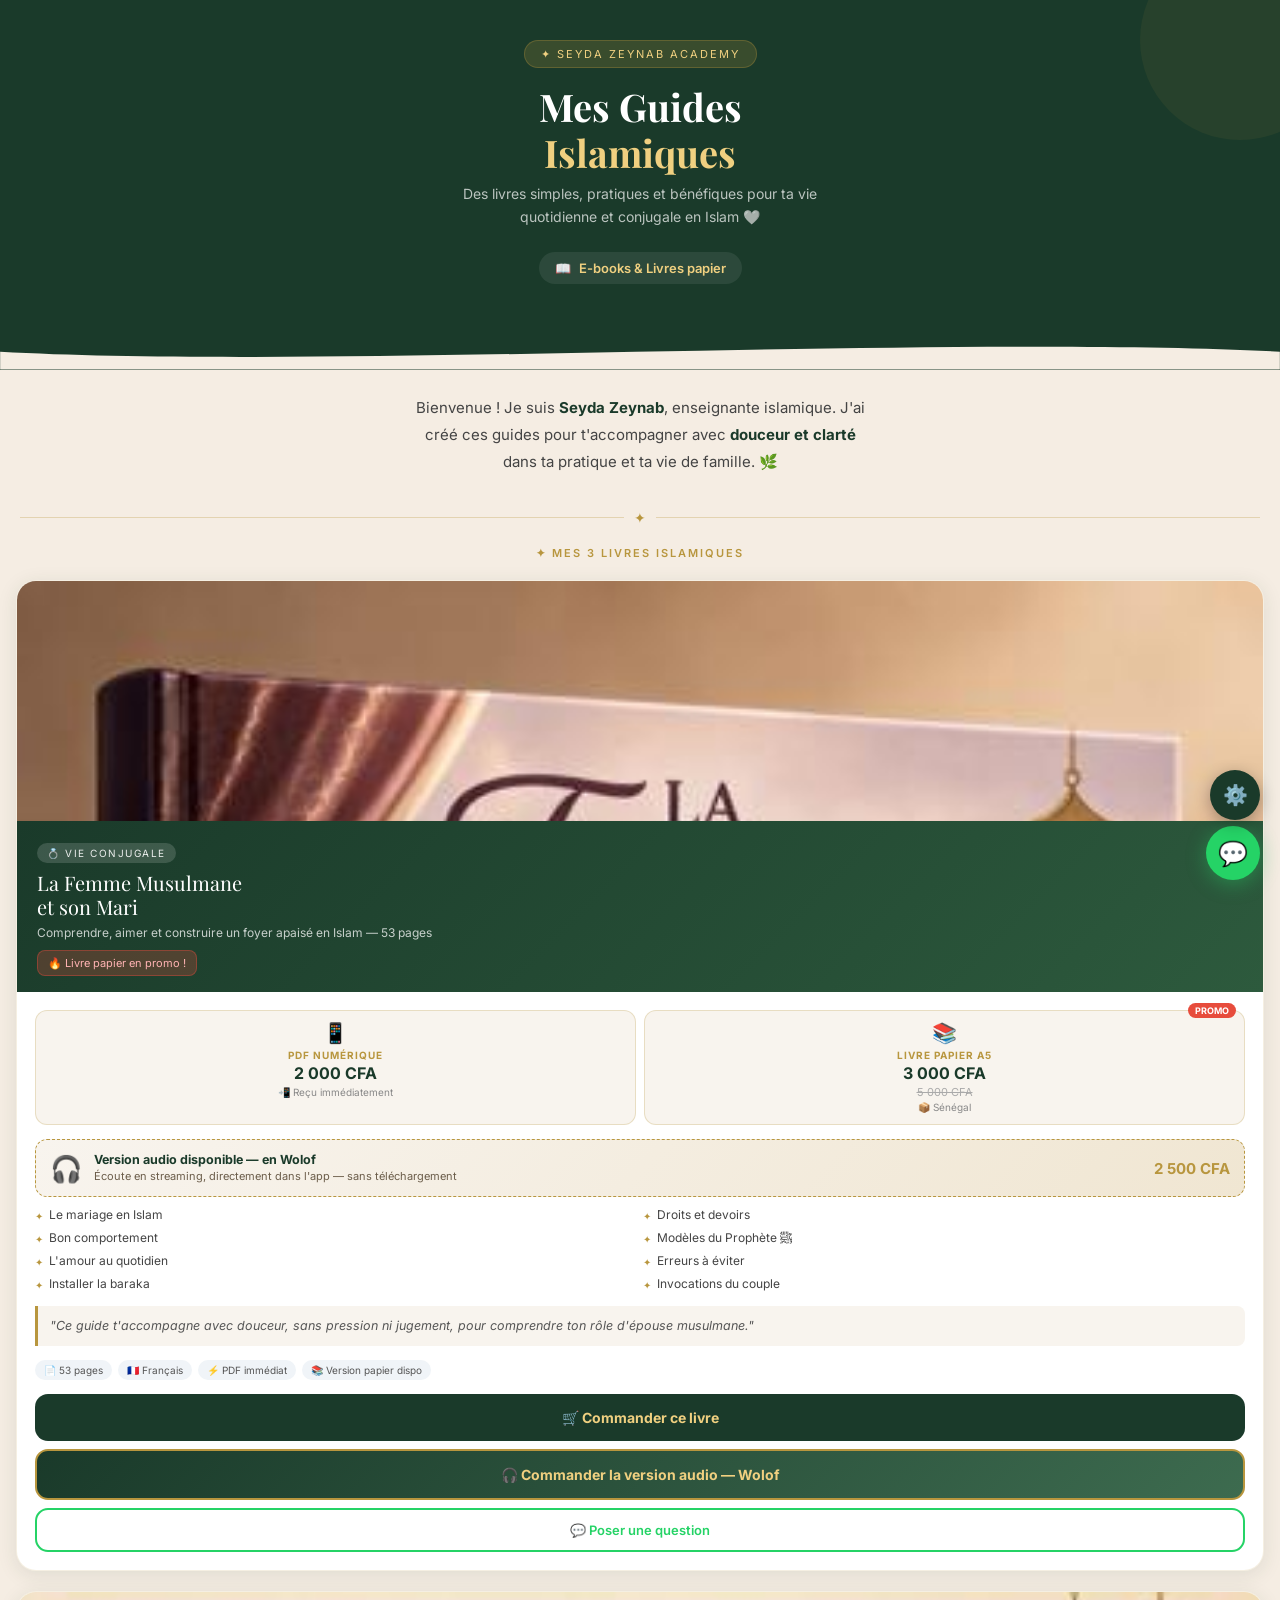
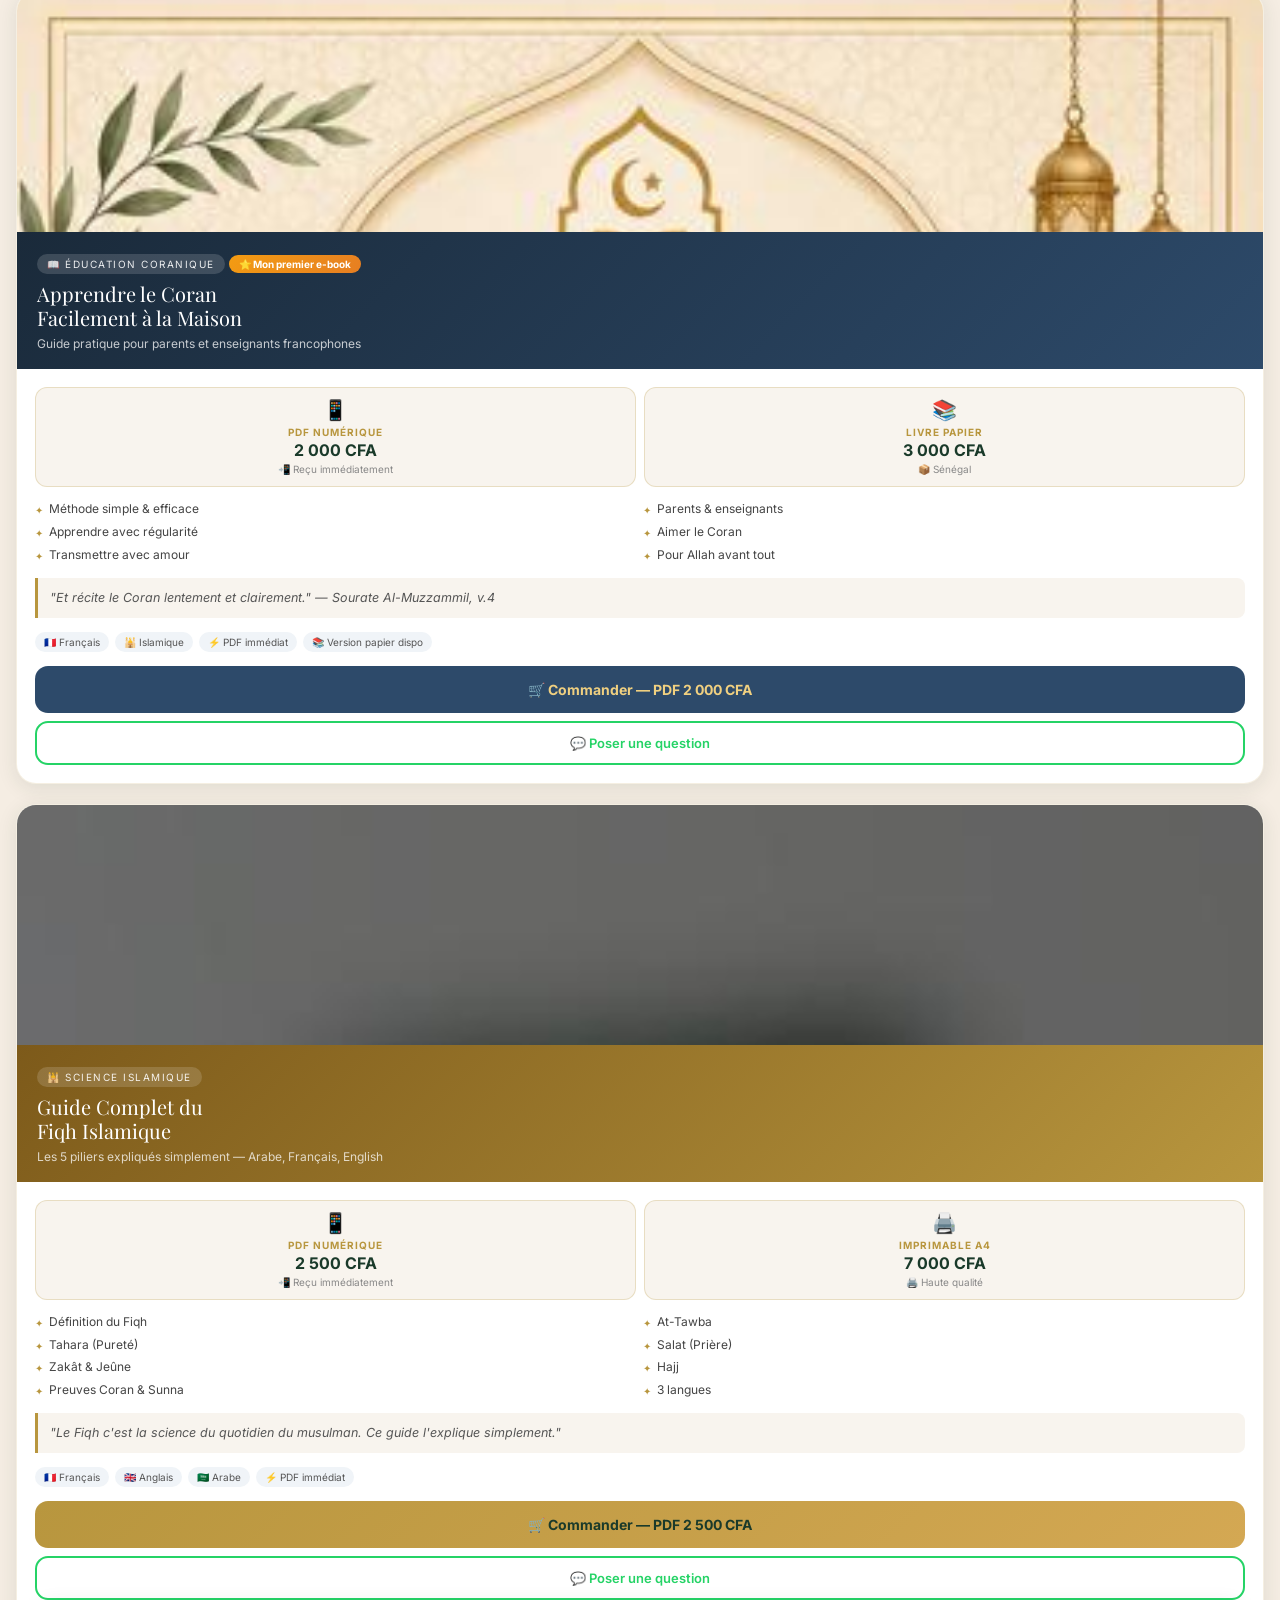
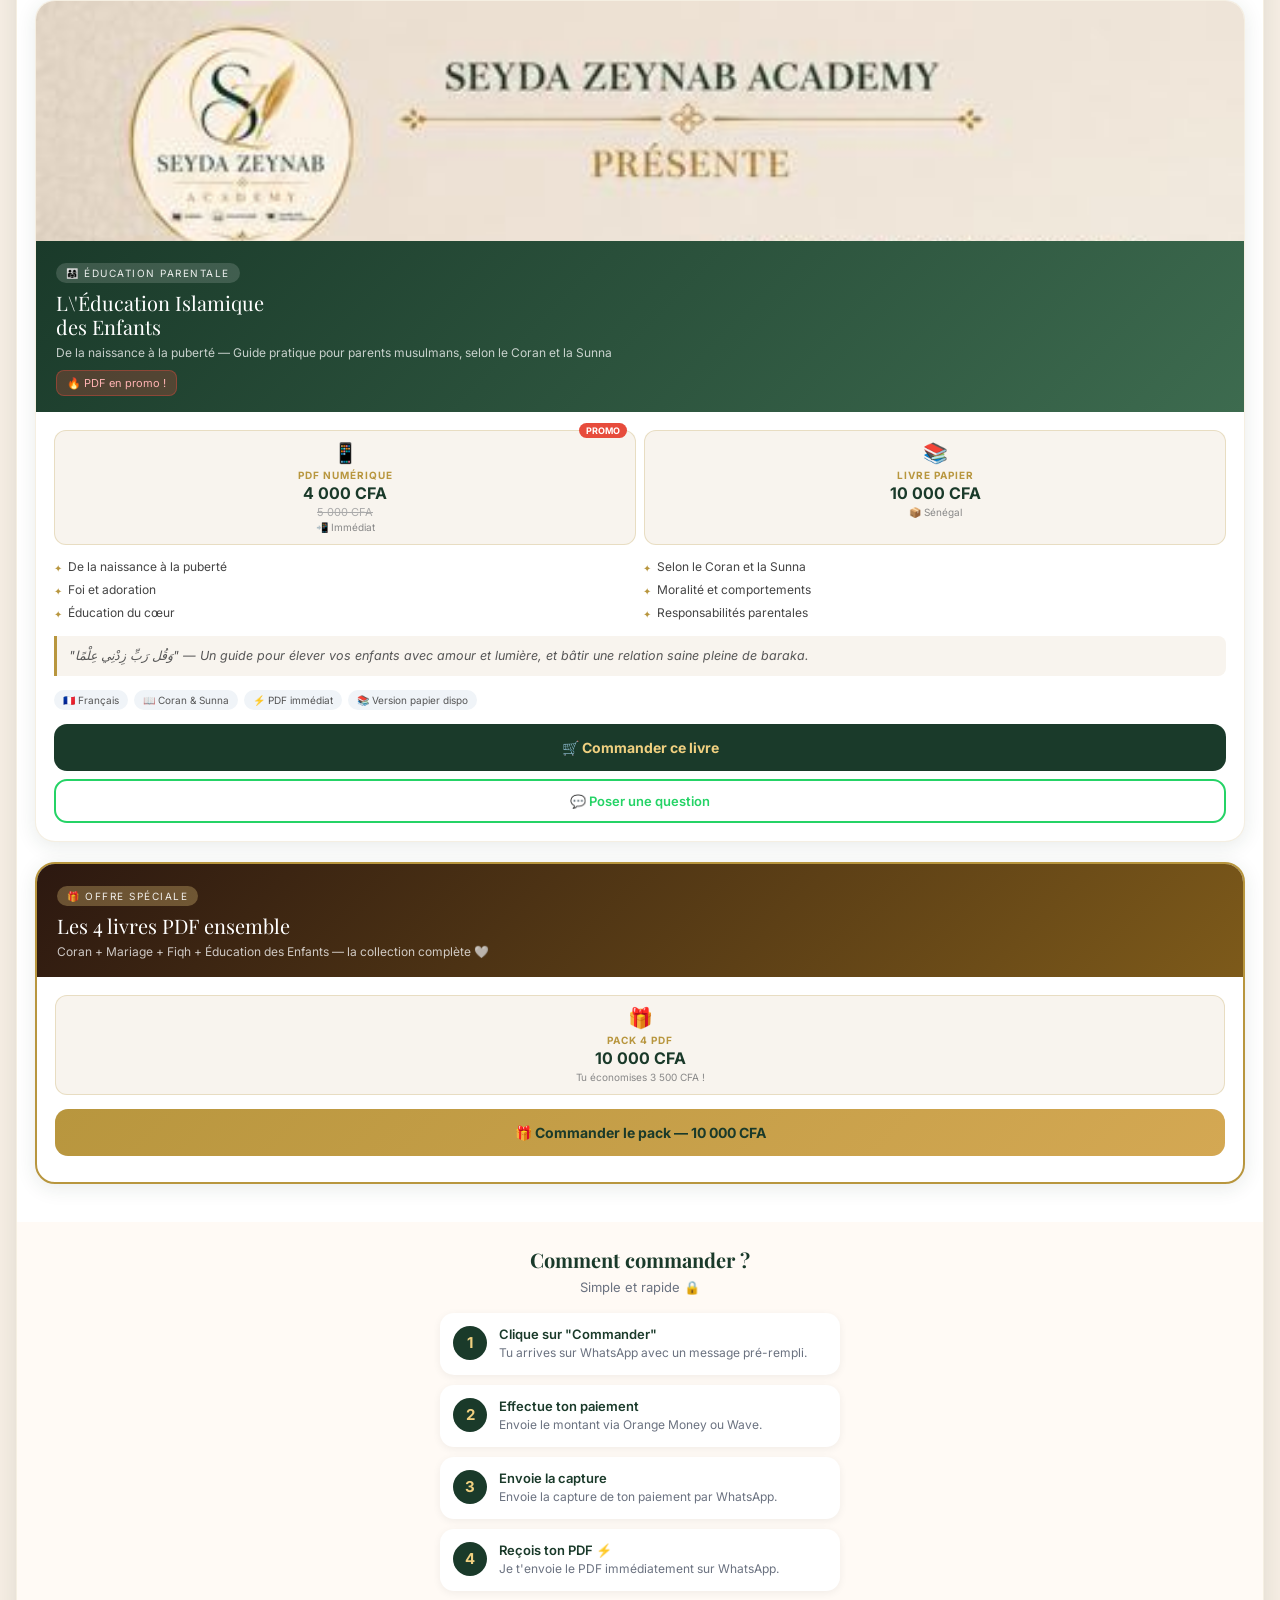
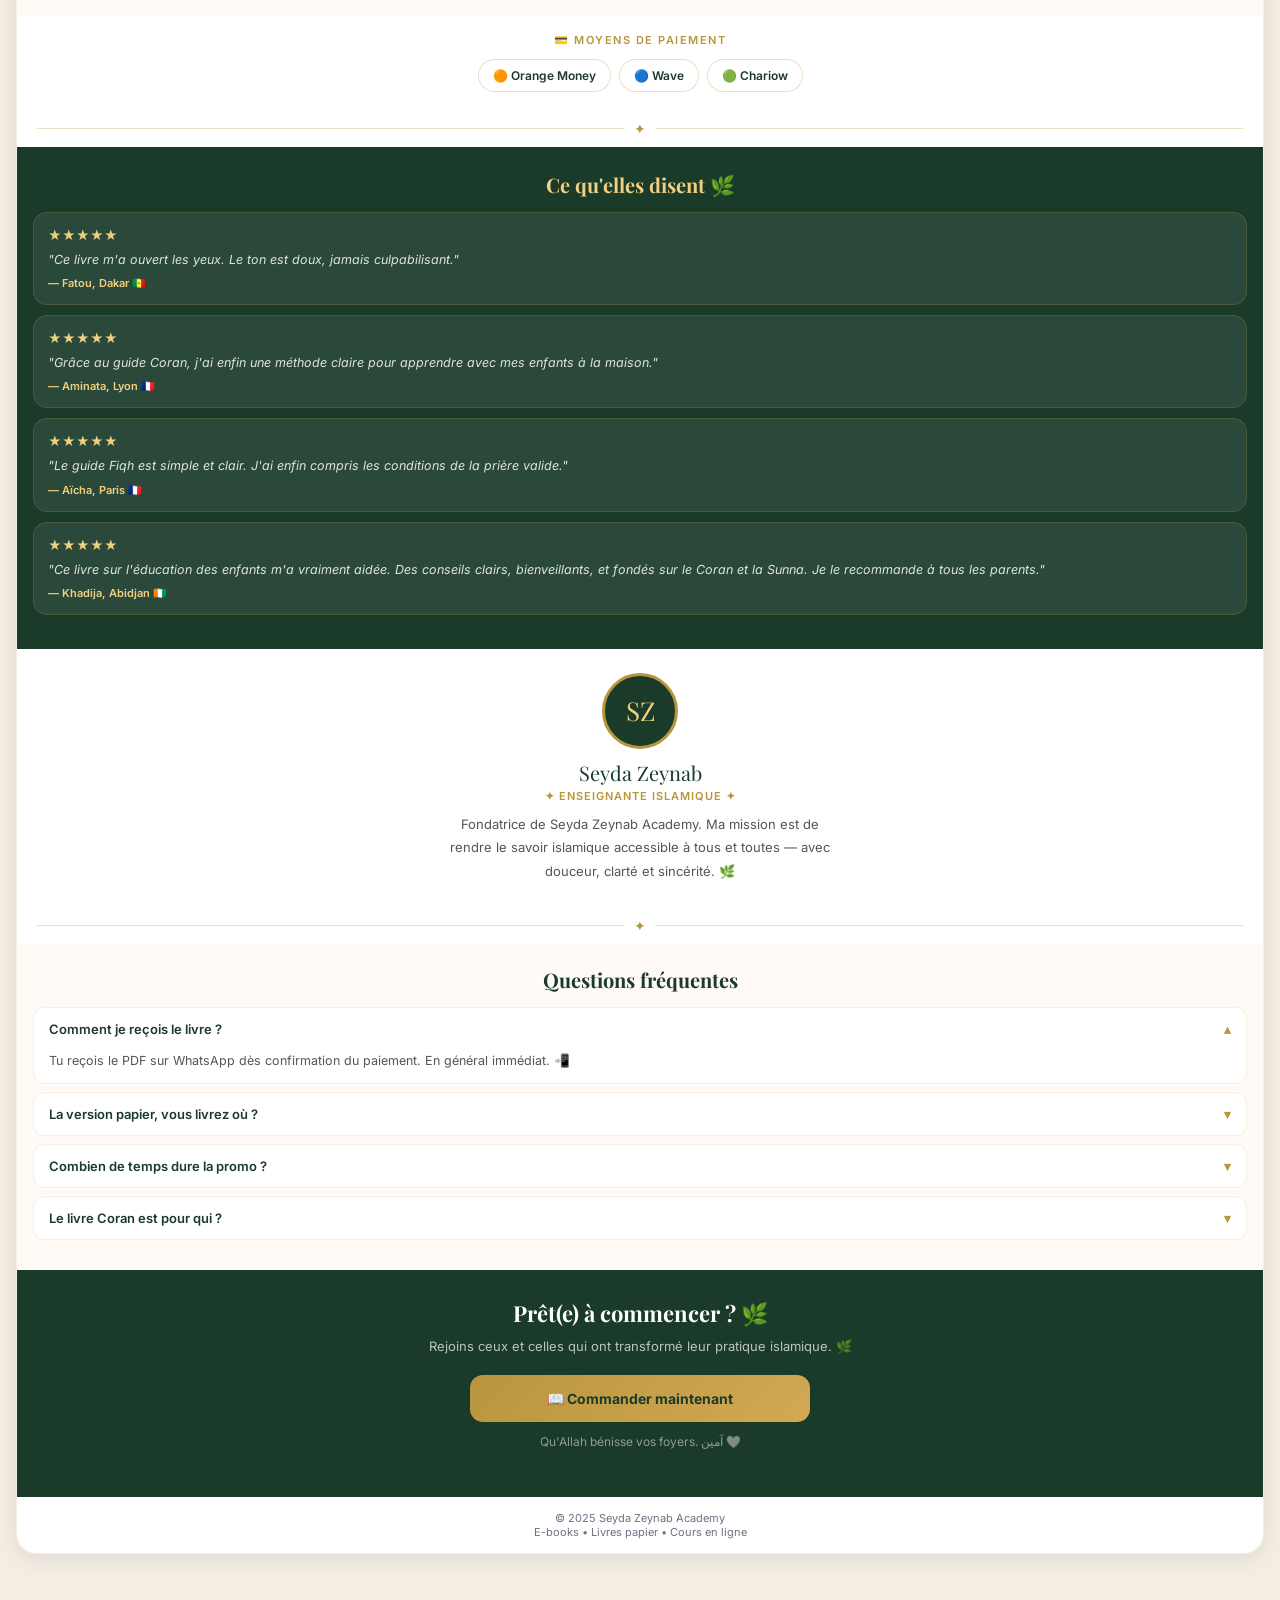
<file: page_vente_sz-3-2.html>
<!DOCTYPE html>
<html lang="fr">
<head>
<meta charset="UTF-8">
<meta name="viewport" content="width=device-width, initial-scale=1.0">
<title>Seyda Zeynab Academy — Mes Livres Islamiques</title>
<link href="https://fonts.googleapis.com/css2?family=Playfair+Display:ital,wght@0,400;0,700;1,400&family=Inter:wght@400;500;600;700&display=swap" rel="stylesheet">
<style>
:root{--green:#1a3a2a;--gold:#b8963e;--lg:#f0d080;--bg:#f5ede3;--white:#fff;--text:#1c1c1c;--gray:#6b7280;--light:#fffaf5;--red:#e74c3c;--blue:#2d4a6a}
*{margin:0;padding:0;box-sizing:border-box}
body{background:var(--bg);font-family:"Inter",sans-serif;color:var(--text)}

/* ADMIN PANEL */
.admin-toggle{position:fixed;bottom:80px;right:20px;background:var(--green);color:var(--lg);width:50px;height:50px;border-radius:50%;display:flex;align-items:center;justify-content:center;font-size:20px;cursor:pointer;z-index:200;box-shadow:0 4px 16px rgba(0,0,0,.3);border:none}
.admin-panel{position:fixed;top:0;right:-100%;width:min(340px,100vw);height:100vh;background:#fff;z-index:300;transition:right .3s ease;box-shadow:-4px 0 20px rgba(0,0,0,.2);overflow-y:auto;display:flex;flex-direction:column}
.admin-panel.open{right:0}
.admin-header{background:var(--green);padding:20px;display:flex;align-items:center;justify-content:space-between;flex-shrink:0}
.admin-header h2{color:var(--lg);font-family:"Playfair Display",serif;font-size:18px}
.admin-close{background:none;border:none;color:var(--lg);font-size:22px;cursor:pointer}
.admin-body{padding:16px;flex:1}
.admin-section{margin-bottom:20px;border:1px solid rgba(184,150,62,.2);border-radius:12px;overflow:hidden}
.admin-section-title{background:#f8f4ee;padding:10px 14px;font-size:12px;font-weight:700;color:var(--green);letter-spacing:1px;text-transform:uppercase;display:flex;align-items:center;gap:6px}
.admin-fields{padding:12px}
.admin-field{margin-bottom:10px}
.admin-field label{display:block;font-size:11px;font-weight:600;color:var(--gray);margin-bottom:4px;text-transform:uppercase;letter-spacing:.5px}
.admin-field input,.admin-field textarea,.admin-field select{width:100%;border:1.5px solid #e0d5c8;border-radius:8px;padding:8px 10px;font-size:13px;font-family:"Inter",sans-serif;color:var(--text);background:#fdfaf6;outline:none}
.admin-field input:focus,.admin-field textarea:focus{border-color:var(--gold)}
.admin-field textarea{resize:vertical;min-height:60px}
.admin-toggle-check{display:flex;align-items:center;gap:8px;margin-bottom:8px}
.admin-toggle-check input[type=checkbox]{width:16px;height:16px;accent-color:var(--green)}
.admin-toggle-check label{font-size:12px;color:#555}
.btn-apply{width:100%;padding:11px;background:var(--green);color:var(--lg);border:none;border-radius:10px;font-size:13px;font-weight:700;cursor:pointer;margin-top:6px}
.btn-apply:active{opacity:.8}
.btn-add-book{width:100%;padding:12px;background:linear-gradient(135deg,#b8963e,#d4a853);color:var(--green);border:none;border-radius:10px;font-size:13px;font-weight:700;cursor:pointer;margin-top:4px}
.admin-divider{height:1px;background:rgba(184,150,62,.2);margin:4px 0}
.delete-btn{background:#fadbd8;color:var(--red);border:1px solid #f1948a;border-radius:8px;padding:6px 12px;font-size:11px;font-weight:600;cursor:pointer;width:100%;margin-top:6px}

/* PAGE */
.hero{background:var(--green);padding:40px 20px 50px;text-align:center;position:relative;overflow:hidden}
.hero::before{content:"";position:absolute;top:-60px;right:-60px;width:200px;height:200px;border-radius:50%;background:rgba(184,150,62,.08)}
.hero-badge{display:inline-block;background:rgba(184,150,62,.2);color:var(--lg);font-size:11px;letter-spacing:2px;text-transform:uppercase;padding:6px 16px;border-radius:20px;margin-bottom:16px;border:1px solid rgba(184,150,62,.3)}
.hero h1{font-family:"Playfair Display",serif;color:#fff;font-size:clamp(24px,6vw,38px);line-height:1.2;margin-bottom:8px}
.hero h1 span{color:var(--lg)}
.hero p{color:rgba(255,255,255,.7);font-size:14px;margin-bottom:24px;max-width:400px;margin-left:auto;margin-right:auto;line-height:1.6}
.hero-logo{display:inline-flex;align-items:center;gap:8px;background:rgba(255,255,255,.08);padding:8px 16px;border-radius:30px;color:var(--lg);font-size:13px;font-weight:600}
.wave{background:var(--green);line-height:0}
.wave svg{display:block;width:100%}
.intro{padding:24px 20px;text-align:center;max-width:500px;margin:0 auto}
.intro p{font-size:15px;line-height:1.8;color:#444}
.intro strong{color:var(--green)}
.divider{display:flex;align-items:center;gap:10px;padding:0 20px;margin:10px 0}
.divider-line{flex:1;height:1px;background:rgba(184,150,62,.3)}
.divider-diamond{color:var(--gold);font-size:14px}
.books-section{padding:10px 16px 30px}
.section-label{text-align:center;font-size:11px;letter-spacing:2px;text-transform:uppercase;color:var(--gold);margin-bottom:20px;font-weight:600}
.book-card{background:#fff;border-radius:20px;overflow:hidden;margin-bottom:20px;box-shadow:0 4px 20px rgba(26,58,42,.1);border:1px solid rgba(184,150,62,.15);transition:transform .2s}
.book-cover-img{width:100%;height:240px;object-fit:cover;object-position:center top;display:block}
.book-header{padding:20px 20px 16px}
.book-header.gh{background:linear-gradient(135deg,#1a3a2a,#2d5a3d)}
.book-header.goh{background:linear-gradient(135deg,#7d5a1a,#b8963e)}
.book-header.bh{background:linear-gradient(135deg,#1a2a3a,#2d4a6a)}
.book-header.ph{background:linear-gradient(135deg,#6c3483,#9b59b6)}
.book-tag{display:inline-block;background:rgba(255,255,255,.15);color:rgba(255,255,255,.9);font-size:10px;letter-spacing:1.5px;text-transform:uppercase;padding:4px 10px;border-radius:10px;margin-bottom:8px}
.book-title{font-family:"Playfair Display",serif;color:#fff;font-size:20px;line-height:1.2;margin-bottom:5px}
.book-sub{color:rgba(255,255,255,.75);font-size:12px;line-height:1.5}
.promo-banner{background:rgba(231,76,60,.25);border:1px solid rgba(231,76,60,.4);border-radius:8px;padding:5px 10px;margin-top:8px;display:inline-flex;align-items:center;gap:6px;font-size:11px;color:#ffb3b3}
.book-body{padding:18px}
.versions{display:grid;grid-template-columns:1fr 1fr;gap:8px;margin-bottom:14px}
.version-box{background:#f8f4ee;border:1.5px solid rgba(184,150,62,.25);border-radius:12px;padding:10px;text-align:center;position:relative}
.v-icon{font-size:20px;margin-bottom:4px}
.v-type{font-size:10px;color:var(--gold);font-weight:700;text-transform:uppercase;letter-spacing:1px;margin-bottom:2px}
.v-price{font-size:16px;font-weight:700;color:var(--green)}
.v-note{font-size:10px;color:#888;margin-top:2px;line-height:1.4}
.v-old{text-decoration:line-through;color:#aaa;font-size:11px}
.promo-tag{position:absolute;top:-8px;right:8px;background:var(--red);color:#fff;font-size:9px;font-weight:700;padding:2px 7px;border-radius:10px}
.feats{display:grid;grid-template-columns:1fr 1fr;gap:6px;margin-bottom:14px}
.feat{display:flex;align-items:flex-start;gap:6px;font-size:12px;color:#444;line-height:1.4}
.feat-dot{color:var(--gold);margin-top:2px;font-size:10px;flex-shrink:0}
.book-quote{background:#f8f4ee;border-left:3px solid var(--gold);padding:10px 12px;border-radius:0 8px 8px 0;font-style:italic;font-size:12.5px;color:#555;line-height:1.6;margin-bottom:14px}
.book-meta{display:flex;gap:6px;margin-bottom:14px;flex-wrap:wrap}
.meta-chip{background:#f0f4f8;color:#555;font-size:10px;padding:4px 9px;border-radius:20px}
.btn-cmd{display:block;width:100%;padding:15px;border-radius:13px;border:none;font-size:14px;font-weight:700;cursor:pointer;text-align:center;text-decoration:none;margin-bottom:8px}
.btn-g{background:var(--green);color:var(--lg)}
.btn-go{background:linear-gradient(135deg,#b8963e,#d4a853);color:var(--green)}
.btn-b{background:var(--blue);color:var(--lg)}
.btn-wa{display:flex;align-items:center;justify-content:center;gap:8px;width:100%;padding:12px;border-radius:13px;border:2px solid #25d366;background:#fff;color:#25d366;font-size:13px;font-weight:600;text-decoration:none}
.premier-badge{background:linear-gradient(135deg,#f39c12,#e67e22);color:#fff;font-size:10px;font-weight:700;padding:3px 10px;border-radius:10px;display:inline-block;margin-bottom:6px}
.audio-version-box{background:linear-gradient(135deg,#f8f4ee,#f0e6d2);border:1.5px dashed var(--gold);border-radius:12px;padding:12px 14px;display:flex;align-items:center;gap:12px;margin-bottom:10px}
.audio-version-icon{font-size:26px;flex-shrink:0}
.audio-version-info{flex:1;min-width:0}
.audio-version-title{font-size:12.5px;font-weight:700;color:var(--green);margin-bottom:2px}
.audio-version-desc{font-size:11px;color:#6b5d4a;line-height:1.4}
.audio-version-price{font-size:15px;font-weight:700;color:var(--gold);white-space:nowrap;flex-shrink:0}
.btn-audio{background:linear-gradient(135deg,#1a3a2a,#3d6b4f);color:var(--lg);border:2px solid var(--gold)}
.how-section{padding:24px 16px;background:var(--light)}
.how-title{text-align:center;font-family:"Playfair Display",serif;color:var(--green);font-size:20px;margin-bottom:6px}
.how-sub{text-align:center;font-size:13px;color:var(--gray);margin-bottom:18px}
.steps{display:flex;flex-direction:column;gap:10px;max-width:400px;margin:0 auto}
.step{display:flex;align-items:flex-start;gap:12px;background:#fff;padding:13px;border-radius:14px;box-shadow:0 2px 8px rgba(0,0,0,.06)}
.step-num{width:34px;height:34px;border-radius:50%;background:var(--green);color:var(--lg);font-weight:700;font-size:15px;display:flex;align-items:center;justify-content:center;flex-shrink:0}
.step-content h4{font-size:13px;font-weight:600;color:var(--green);margin-bottom:2px}
.step-content p{font-size:12px;color:var(--gray);line-height:1.5}
.pay-section{padding:18px 16px;text-align:center}
.pay-title{font-size:11px;letter-spacing:1.5px;text-transform:uppercase;color:var(--gold);margin-bottom:12px;font-weight:600}
.pay-methods{display:flex;justify-content:center;gap:8px;flex-wrap:wrap}
.pay-pill{background:#fff;border:1.5px solid rgba(184,150,62,.3);border-radius:30px;padding:8px 14px;font-size:12px;font-weight:600;color:var(--green)}
.testi-section{padding:24px 16px;background:var(--green)}
.testi-title{text-align:center;font-family:"Playfair Display",serif;color:var(--lg);font-size:20px;margin-bottom:14px}
.testi-card{background:rgba(255,255,255,.08);border:1px solid rgba(184,150,62,.2);border-radius:14px;padding:14px;margin-bottom:10px}
.testi-stars{color:var(--lg);font-size:13px;margin-bottom:6px}
.testi-text{color:rgba(255,255,255,.85);font-size:12.5px;line-height:1.7;font-style:italic;margin-bottom:6px}
.testi-author{color:var(--lg);font-size:11px;font-weight:600}
.about-section{padding:24px 16px;text-align:center}
.about-av{width:76px;height:76px;border-radius:50%;background:var(--green);margin:0 auto 10px;display:flex;align-items:center;justify-content:center;font-family:"Playfair Display",serif;color:var(--lg);font-size:26px;border:3px solid var(--gold)}
.about-name{font-family:"Playfair Display",serif;font-size:20px;color:var(--green);margin-bottom:3px}
.about-role{font-size:11px;color:var(--gold);font-weight:600;letter-spacing:1px;text-transform:uppercase;margin-bottom:10px}
.about-text{font-size:13px;line-height:1.8;color:#555;max-width:400px;margin:0 auto}
.faq-section{padding:22px 16px;background:var(--light)}
.faq-title{text-align:center;font-family:"Playfair Display",serif;color:var(--green);font-size:20px;margin-bottom:14px}
.faq-item{background:#fff;border-radius:12px;margin-bottom:8px;overflow:hidden;border:1px solid rgba(184,150,62,.15)}
.faq-q{padding:13px 15px;font-size:13px;font-weight:600;color:var(--green);cursor:pointer;display:flex;justify-content:space-between;align-items:center}
.faq-q::after{content:"▾";color:var(--gold)}
.faq-a{padding:0 15px 12px;font-size:12.5px;color:#555;line-height:1.7;display:none}
.faq-item.open .faq-a{display:block}
.faq-item.open .faq-q::after{content:"▴"}
.footer-cta{background:var(--green);padding:28px 20px;text-align:center}
.footer-cta h3{font-family:"Playfair Display",serif;color:#fff;font-size:22px;margin-bottom:8px}
.footer-cta p{color:rgba(255,255,255,.7);font-size:13px;margin-bottom:18px;line-height:1.6}
.footer{padding:14px;text-align:center;font-size:11px;color:var(--gray)}
.float-wa{position:fixed;bottom:20px;right:20px;width:54px;height:54px;background:#25d366;border-radius:50%;display:flex;align-items:center;justify-content:center;font-size:24px;box-shadow:0 4px 20px rgba(37,211,102,.4);text-decoration:none;z-index:100}
.toast{position:fixed;bottom:90px;left:50%;transform:translateX(-50%);background:var(--green);color:var(--lg);padding:10px 20px;border-radius:20px;font-size:13px;font-weight:600;z-index:400;opacity:0;transition:opacity .3s;pointer-events:none}
.toast.show{opacity:1}
.overlay{position:fixed;top:0;left:0;width:100%;height:100%;background:rgba(0,0,0,.5);z-index:250;display:none}
.overlay.show{display:block}
@media(max-width:380px){.versions{grid-template-columns:1fr}.feats{grid-template-columns:1fr}}
</style>
</head>
<body>

<!-- OVERLAY -->
<div class="overlay" id="overlay" onclick="closeAdmin()"></div>

<!-- ADMIN TOGGLE -->
<button class="admin-toggle" onclick="openAdmin()" title="Gérer mes livres">⚙️</button>

<!-- ADMIN PANEL -->
<div class="admin-panel" id="adminPanel">
  <div class="admin-header">
    <h2>⚙️ Gérer ma boutique</h2>
    <button class="admin-close" onclick="closeAdmin()">✕</button>
  </div>
  <div class="admin-body">

    <!-- LIVRE 1 MARIAGE -->
    <div class="admin-section">
      <div class="admin-section-title">💍 La Femme Musulmane</div>
      <div class="admin-fields">
        <div class="admin-field"><label>Prix PDF (CFA)</label><input type="number" id="m_pdf_price" value="2000"></div>
        <div class="admin-field"><label>Prix Papier (CFA)</label><input type="number" id="m_paper_price" value="3000"></div>
        <div class="admin-field"><label>Ancien prix papier barré</label><input type="number" id="m_paper_old" value="5000"></div>
        <div class="admin-field"><label>Prix version audio (CFA)</label><input type="number" id="m_audio_price" value="2500"></div>
        <div class="admin-toggle-check"><input type="checkbox" id="m_promo" checked><label>Afficher badge PROMO sur papier</label></div>
        <div class="admin-toggle-check"><input type="checkbox" id="m_audio_visible" checked><label>Version audio disponible (Wolof, streaming)</label></div>
        <div class="admin-toggle-check"><input type="checkbox" id="m_visible" checked><label>Livre visible sur la page</label></div>
        <button class="btn-apply" onclick="applyBook1()">✅ Appliquer</button>
      </div>
    </div>

    <!-- LIVRE 2 CORAN -->
    <div class="admin-section">
      <div class="admin-section-title">📖 Apprendre le Coran</div>
      <div class="admin-fields">
        <div class="admin-field"><label>Prix PDF (CFA)</label><input type="number" id="c_pdf_price" value="2000"></div>
        <div class="admin-field"><label>Prix Papier (CFA)</label><input type="number" id="c_paper_price" value="3000"></div>
        <div class="admin-field"><label>Prix version audio (CFA)</label><input type="number" id="c_audio_price" value="1500"></div>
        <div class="admin-toggle-check"><input type="checkbox" id="c_promo"><label>Afficher badge PROMO</label></div>
        <div class="admin-toggle-check"><input type="checkbox" id="c_audio_visible"><label>Version audio disponible (streaming)</label></div>
        <div class="admin-toggle-check"><input type="checkbox" id="c_visible" checked><label>Livre visible sur la page</label></div>
        <button class="btn-apply" onclick="applyBook2()">✅ Appliquer</button>
      </div>
    </div>

    <!-- LIVRE 3 FIQH -->
    <div class="admin-section">
      <div class="admin-section-title">🕌 Guide du Fiqh</div>
      <div class="admin-fields">
        <div class="admin-field"><label>Prix PDF (CFA)</label><input type="number" id="f_pdf_price" value="2500"></div>
        <div class="admin-field"><label>Prix Imprimable (CFA)</label><input type="number" id="f_print_price" value="7000"></div>
        <div class="admin-field"><label>Prix version audio (CFA)</label><input type="number" id="f_audio_price" value="1500"></div>
        <div class="admin-toggle-check"><input type="checkbox" id="f_promo"><label>Afficher badge PROMO</label></div>
        <div class="admin-toggle-check"><input type="checkbox" id="f_audio_visible"><label>Version audio disponible (streaming)</label></div>
        <div class="admin-toggle-check"><input type="checkbox" id="f_visible" checked><label>Livre visible sur la page</label></div>
        <button class="btn-apply" onclick="applyBook3()">✅ Appliquer</button>
      </div>
    </div>

    <!-- LIVRE 4 EDUCATION -->
    <div class="admin-section">
      <div class="admin-section-title">👨‍👩‍👧 L'Éducation Islamique</div>
      <div class="admin-fields">
        <div class="admin-field"><label>Prix PDF (CFA)</label><input type="number" id="e_pdf_price" value="4000"></div>
        <div class="admin-field"><label>Ancien prix PDF barré</label><input type="number" id="e_pdf_old" value="5000"></div>
        <div class="admin-field"><label>Prix Papier (CFA)</label><input type="number" id="e_paper_price" value="10000"></div>
        <div class="admin-field"><label>Prix version audio (CFA)</label><input type="number" id="e_audio_price" value="1500"></div>
        <div class="admin-toggle-check"><input type="checkbox" id="e_promo" checked><label>Afficher badge PROMO sur PDF</label></div>
        <div class="admin-toggle-check"><input type="checkbox" id="e_audio_visible"><label>Version audio disponible (streaming)</label></div>
        <div class="admin-toggle-check"><input type="checkbox" id="e_visible" checked><label>Livre visible sur la page</label></div>
        <button class="btn-apply" onclick="applyBook4()">✅ Appliquer</button>
      </div>
    </div>

    <!-- PACK -->
    <div class="admin-section">
      <div class="admin-section-title">🎁 Pack livres</div>
      <div class="admin-fields">
        <div class="admin-field"><label>Prix du pack (CFA)</label><input type="number" id="pack_price" value="10000"></div>
        <div class="admin-field"><label>Économie affichée</label><input type="text" id="pack_savings" value="Tu économises 3 500 CFA !"></div>
        <div class="admin-toggle-check"><input type="checkbox" id="pack_visible" checked><label>Pack visible sur la page</label></div>
        <button class="btn-apply" onclick="applyPack()">✅ Appliquer</button>
      </div>
    </div>

    <!-- AJOUTER LIVRE -->
    <div class="admin-section">
      <div class="admin-section-title">➕ Ajouter un nouveau livre</div>
      <div class="admin-fields">
        <div class="admin-field"><label>Titre du livre</label><input type="text" id="new_title" placeholder="Ex: Mon nouveau guide"></div>
        <div class="admin-field"><label>📷 Image de couverture</label><input type="file" id="new_image" accept="image/*"></div>
        <div class="admin-field"><label>Sous-titre</label><input type="text" id="new_sub" placeholder="Ex: Guide pratique islamique"></div>
        <div class="admin-field"><label>Emoji / Thème</label>
          <select id="new_theme">
            <option value="gh">🟢 Vert (Mariage)</option>
            <option value="goh">🟡 Doré (Fiqh)</option>
            <option value="bh">🔵 Bleu (Coran)</option>
            <option value="ph">🟣 Violet (Autre)</option>
          </select>
        </div>
        <div class="admin-field"><label>Tag (ex: 📖 Éducation)</label><input type="text" id="new_tag" placeholder="📖 Science islamique"></div>
        <div class="admin-field"><label>Prix PDF (CFA)</label><input type="number" id="new_pdf_price" placeholder="2000"></div>
        <div class="admin-field"><label>Prix papier (CFA)</label><input type="number" id="new_paper_price" placeholder="3000"></div>
        <div class="admin-field"><label>Citation du livre</label><textarea id="new_quote" placeholder="Une belle phrase de ton livre..."></textarea></div>
        <div class="admin-field"><label>Contenu (séparé par virgule)</label><textarea id="new_feats" placeholder="Chapitre 1, Chapitre 2, ..."></textarea></div>
        <div class="admin-toggle-check"><input type="checkbox" id="new_promo"><label>Afficher badge PROMO</label></div>
        <button class="btn-add-book" onclick="addNewBook()">➕ Ajouter ce livre</button>
      </div>
    </div>

    <!-- WHATSAPP -->
    <div class="admin-section">
      <div class="admin-section-title">📱 Numéro WhatsApp</div>
      <div class="admin-fields">
        <div class="admin-field"><label>Numéro (format: 221XXXXXXXXX)</label><input type="text" id="wa_num" value="221764279847"></div>
        <button class="btn-apply" onclick="applyWA()">✅ Mettre à jour</button>
      </div>
    </div>

  </div>
</div>

<!-- PAGE PRINCIPALE -->
<div class="hero">
  <div class="hero-badge">✦ Seyda Zeynab Academy</div>
  <h1>Mes Guides<br><span>Islamiques</span></h1>
  <p>Des livres simples, pratiques et bénéfiques pour ta vie quotidienne et conjugale en Islam 🤍</p>
  <div class="hero-logo"><span>📖</span><span>E-books &amp; Livres papier</span></div>
</div>
<div class="wave"><svg viewBox="0 0 1440 40" xmlns="http://www.w3.org/2000/svg"><path fill="#f5ede3" d="M0,20 C360,40 1080,0 1440,20 L1440,40 L0,40 Z"/></svg></div>

<div class="intro">
  <p>Bienvenue ! Je suis <strong>Seyda Zeynab</strong>, enseignante islamique. J'ai créé ces guides pour t'accompagner avec <strong>douceur et clarté</strong> dans ta pratique et ta vie de famille. 🌿</p>
</div>

<div class="divider"><div class="divider-line"></div><div class="divider-diamond">✦</div><div class="divider-line"></div></div>

<div class="books-section">
  <div class="section-label" id="books-count">✦ Mes 3 livres islamiques</div>

  <!-- LIVRE 1 MARIAGE -->
  <div class="book-card" id="book1">
    <img class="book-cover-img" src="[data-uri]" alt="La Femme Musulmane et son Mari">
    <div class="book-header gh">
      <div class="book-tag">💍 Vie conjugale</div>
      <div class="book-title">La Femme Musulmane<br>et son Mari</div>
      <div class="book-sub">Comprendre, aimer et construire un foyer apaisé en Islam — 53 pages</div>
      <div class="promo-banner" id="m_promo_banner">🔥 Livre papier en promo !</div>
    </div>
    <div class="book-body">
      <div class="versions">
        <div class="version-box">
          <div class="v-icon">📱</div>
          <div class="v-type">PDF numérique</div>
          <div class="v-price" id="m_pdf_display">2 000 CFA</div>
          <div class="v-note">📲 Reçu immédiatement</div>
        </div>
        <div class="version-box">
          <div class="promo-tag" id="m_promo_tag">PROMO</div>
          <div class="v-icon">📚</div>
          <div class="v-type">Livre papier A5</div>
          <div class="v-price" id="m_paper_display">3 000 CFA</div>
          <div class="v-note"><span class="v-old" id="m_old_display">5 000 CFA</span><br>📦 Sénégal</div>
        </div>
      </div>
      <div class="audio-version-box" id="m_audio_box" style="display:flex">
        <div class="audio-version-icon">🎧</div>
        <div class="audio-version-info">
          <div class="audio-version-title">Version audio disponible — en Wolof</div>
          <div class="audio-version-desc">Écoute en streaming, directement dans l'app — sans téléchargement</div>
        </div>
        <div class="audio-version-price" id="m_audio_display">2 500 CFA</div>
      </div>
      <div class="feats">
        <div class="feat"><span class="feat-dot">✦</span>Le mariage en Islam</div>
        <div class="feat"><span class="feat-dot">✦</span>Droits et devoirs</div>
        <div class="feat"><span class="feat-dot">✦</span>Bon comportement</div>
        <div class="feat"><span class="feat-dot">✦</span>Modèles du Prophète ﷺ</div>
        <div class="feat"><span class="feat-dot">✦</span>L'amour au quotidien</div>
        <div class="feat"><span class="feat-dot">✦</span>Erreurs à éviter</div>
        <div class="feat"><span class="feat-dot">✦</span>Installer la baraka</div>
        <div class="feat"><span class="feat-dot">✦</span>Invocations du couple</div>
      </div>
      <div class="book-quote">"Ce guide t'accompagne avec douceur, sans pression ni jugement, pour comprendre ton rôle d'épouse musulmane."</div>
      <div class="book-meta">
        <div class="meta-chip">📄 53 pages</div>
        <div class="meta-chip">🇫🇷 Français</div>
        <div class="meta-chip">⚡ PDF immédiat</div>
        <div class="meta-chip">📚 Version papier dispo</div>
      </div>
      <a class="btn-cmd btn-g" id="m_btn" href="https://wa.me/221764279847?text=Salam%20alaykum%20!%20Je%20veux%20commander%20La%20Femme%20Musulmane%20et%20son%20Mari%20%F0%9F%A4%8D">🛒 Commander ce livre</a>
      <a class="btn-cmd btn-audio" id="m_audio_btn" style="display:block" href="https://wa.me/221764279847?text=Salam%20alaykum%20!%20Je%20veux%20la%20version%20audio%20en%20Wolof%20de%20La%20Femme%20Musulmane%20et%20son%20Mari%20%F0%9F%8E%A7%20(2%20500%20CFA)">🎧 Commander la version audio — Wolof</a>
      <a class="btn-wa" id="m_wa" href="https://wa.me/221764279847?text=Salam%20alaykum%20!%20Question%20sur%20le%20livre%20mariage">💬 Poser une question</a>
    </div>
  </div>

  <!-- LIVRE 2 CORAN -->
  <div class="book-card" id="book2">
    <img class="book-cover-img" src="[data-uri]" alt="Apprendre le Coran">
    <div class="book-header bh">
      <div class="book-tag">📖 Éducation coranique</div>
      <div class="premier-badge">⭐ Mon premier e-book</div>
      <div class="book-title">Apprendre le Coran<br>Facilement à la Maison</div>
      <div class="book-sub">Guide pratique pour parents et enseignants francophones</div>
    </div>
    <div class="book-body">
      <div class="versions">
        <div class="version-box">
          <div class="v-icon">📱</div>
          <div class="v-type">PDF numérique</div>
          <div class="v-price" id="c_pdf_display">2 000 CFA</div>
          <div class="v-note">📲 Reçu immédiatement</div>
        </div>
        <div class="version-box" style="position:relative">
          <div class="promo-tag" id="c_promo_tag" style="display:none">PROMO</div>
          <div class="v-icon">📚</div>
          <div class="v-type">Livre papier</div>
          <div class="v-price" id="c_paper_display">3 000 CFA</div>
          <div class="v-note">📦 Sénégal</div>
        </div>
      </div>
      <div class="audio-version-box" id="c_audio_box" style="display:none">
        <div class="audio-version-icon">🎧</div>
        <div class="audio-version-info">
          <div class="audio-version-title">Version audio disponible</div>
          <div class="audio-version-desc">Écoute en streaming, directement dans l'app — sans téléchargement</div>
        </div>
        <div class="audio-version-price" id="c_audio_display">1 500 CFA</div>
      </div>
      <div class="feats">
        <div class="feat"><span class="feat-dot">✦</span>Méthode simple &amp; efficace</div>
        <div class="feat"><span class="feat-dot">✦</span>Parents &amp; enseignants</div>
        <div class="feat"><span class="feat-dot">✦</span>Apprendre avec régularité</div>
        <div class="feat"><span class="feat-dot">✦</span>Aimer le Coran</div>
        <div class="feat"><span class="feat-dot">✦</span>Transmettre avec amour</div>
        <div class="feat"><span class="feat-dot">✦</span>Pour Allah avant tout</div>
      </div>
      <div class="book-quote">"Et récite le Coran lentement et clairement." — Sourate Al-Muzzammil, v.4</div>
      <div class="book-meta">
        <div class="meta-chip">🇫🇷 Français</div>
        <div class="meta-chip">🕌 Islamique</div>
        <div class="meta-chip">⚡ PDF immédiat</div>
        <div class="meta-chip">📚 Version papier dispo</div>
      </div>
      <a class="btn-cmd btn-b" id="c_btn" href="https://wa.me/221764279847?text=Salam%20alaykum%20!%20Je%20veux%20commander%20Apprendre%20le%20Coran%20%F0%9F%A4%8D">🛒 Commander — PDF 2 000 CFA</a>
      <a class="btn-cmd btn-audio" id="c_audio_btn" style="display:none" href="https://wa.me/221764279847?text=Salam%20alaykum%20!%20Je%20veux%20la%20version%20audio%20de%20Apprendre%20le%20Coran%20%F0%9F%8E%A7">🎧 Commander la version audio</a>
      <a class="btn-wa" id="c_wa" href="https://wa.me/221764279847?text=Salam%20alaykum%20!%20Question%20sur%20le%20livre%20Coran">💬 Poser une question</a>
    </div>
  </div>

  <!-- LIVRE 3 FIQH -->
  <div class="book-card" id="book3">
    <img class="book-cover-img" src="[data-uri]" alt="Guide Fiqh">
    <div class="book-header goh">
      <div class="book-tag">🕌 Science islamique</div>
      <div class="book-title">Guide Complet du<br>Fiqh Islamique</div>
      <div class="book-sub">Les 5 piliers expliqués simplement — Arabe, Français, English</div>
    </div>
    <div class="book-body">
      <div class="versions">
        <div class="version-box">
          <div class="v-icon">📱</div>
          <div class="v-type">PDF numérique</div>
          <div class="v-price" id="f_pdf_display">2 500 CFA</div>
          <div class="v-note">📲 Reçu immédiatement</div>
        </div>
        <div class="version-box" style="position:relative">
          <div class="promo-tag" id="f_promo_tag" style="display:none">PROMO</div>
          <div class="v-icon">🖨️</div>
          <div class="v-type">Imprimable A4</div>
          <div class="v-price" id="f_print_display">7 000 CFA</div>
          <div class="v-note">🖨️ Haute qualité</div>
        </div>
      </div>
      <div class="audio-version-box" id="f_audio_box" style="display:none">
        <div class="audio-version-icon">🎧</div>
        <div class="audio-version-info">
          <div class="audio-version-title">Version audio disponible</div>
          <div class="audio-version-desc">Écoute en streaming, directement dans l'app — sans téléchargement</div>
        </div>
        <div class="audio-version-price" id="f_audio_display">1 500 CFA</div>
      </div>
      <div class="feats">
        <div class="feat"><span class="feat-dot">✦</span>Définition du Fiqh</div>
        <div class="feat"><span class="feat-dot">✦</span>At-Tawba</div>
        <div class="feat"><span class="feat-dot">✦</span>Tahara (Pureté)</div>
        <div class="feat"><span class="feat-dot">✦</span>Salat (Prière)</div>
        <div class="feat"><span class="feat-dot">✦</span>Zakât &amp; Jeûne</div>
        <div class="feat"><span class="feat-dot">✦</span>Hajj</div>
        <div class="feat"><span class="feat-dot">✦</span>Preuves Coran &amp; Sunna</div>
        <div class="feat"><span class="feat-dot">✦</span>3 langues</div>
      </div>
      <div class="book-quote">"Le Fiqh c'est la science du quotidien du musulman. Ce guide l'explique simplement."</div>
      <div class="book-meta">
        <div class="meta-chip">🇫🇷 Français</div>
        <div class="meta-chip">🇬🇧 Anglais</div>
        <div class="meta-chip">🇸🇦 Arabe</div>
        <div class="meta-chip">⚡ PDF immédiat</div>
      </div>
      <a class="btn-cmd btn-go" id="f_btn" href="https://wa.me/221764279847?text=Salam%20alaykum%20!%20Je%20veux%20commander%20le%20Guide%20Fiqh%20%F0%9F%A4%8D">🛒 Commander — PDF 2 500 CFA</a>
      <a class="btn-cmd btn-audio" id="f_audio_btn" style="display:none" href="https://wa.me/221764279847?text=Salam%20alaykum%20!%20Je%20veux%20la%20version%20audio%20du%20Guide%20Fiqh%20%F0%9F%8E%A7">🎧 Commander la version audio</a>
      <a class="btn-wa" id="f_wa" href="https://wa.me/221764279847?text=Salam%20alaykum%20!%20Question%20sur%20le%20livre%20Fiqh">💬 Poser une question</a>

  <!-- LIVRE 4 EDUCATION -->
  <div class="book-card" id="book4">
    <img class="book-cover-img" src="[data-uri]" alt="L\'Education Islamique des Enfants">
    <div class="book-header" style="background:linear-gradient(135deg,#1a3a2a,#3d6b4f)">
      <div class="book-tag">👨‍👩‍👧 Éducation parentale</div>
      <div class="book-title">L\'Éducation Islamique<br>des Enfants</div>
      <div class="book-sub">De la naissance à la puberté — Guide pratique pour parents musulmans, selon le Coran et la Sunna</div>
      <div class="promo-banner" id="e_promo_banner">🔥 PDF en promo !</div>
    </div>
    <div class="book-body">
      <div class="versions">
        <div class="version-box">
          <div class="promo-tag" id="e_promo_tag">PROMO</div>
          <div class="v-icon">📱</div>
          <div class="v-type">PDF numérique</div>
          <div class="v-price" id="e_pdf_display">4 000 CFA</div>
          <div class="v-note"><span class="v-old" id="e_old_display">5 000 CFA</span><br>📲 Immédiat</div>
        </div>
        <div class="version-box">
          <div class="v-icon">📚</div>
          <div class="v-type">Livre papier</div>
          <div class="v-price" id="e_paper_display">10 000 CFA</div>
          <div class="v-note">📦 Sénégal</div>
        </div>
      </div>
      <div class="audio-version-box" id="e_audio_box" style="display:none">
        <div class="audio-version-icon">🎧</div>
        <div class="audio-version-info">
          <div class="audio-version-title">Version audio disponible</div>
          <div class="audio-version-desc">Écoute en streaming, directement dans l'app — sans téléchargement</div>
        </div>
        <div class="audio-version-price" id="e_audio_display">1 500 CFA</div>
      </div>
      <div class="feats">
        <div class="feat"><span class="feat-dot">✦</span>De la naissance à la puberté</div>
        <div class="feat"><span class="feat-dot">✦</span>Selon le Coran et la Sunna</div>
        <div class="feat"><span class="feat-dot">✦</span>Foi et adoration</div>
        <div class="feat"><span class="feat-dot">✦</span>Moralité et comportements</div>
        <div class="feat"><span class="feat-dot">✦</span>Éducation du cœur</div>
        <div class="feat"><span class="feat-dot">✦</span>Responsabilités parentales</div>
      </div>
      <div class="book-quote">"وَقُل رَبِّ زِدْنِي عِلْمًا" — Un guide pour élever vos enfants avec amour et lumière, et bâtir une relation saine pleine de baraka.</div>
      <div class="book-meta">
        <div class="meta-chip">🇫🇷 Français</div>
        <div class="meta-chip">📖 Coran &amp; Sunna</div>
        <div class="meta-chip">⚡ PDF immédiat</div>
        <div class="meta-chip">📚 Version papier dispo</div>
      </div>
      <a class="btn-cmd btn-g" id="e_btn" href="https://wa.me/221764279847?text=Salam%20alaykum%20!%20Je%20veux%20commander%20L%27Education%20Islamique%20des%20Enfants%20%F0%9F%A4%8D">🛒 Commander ce livre</a>
      <a class="btn-cmd btn-audio" id="e_audio_btn" style="display:none" href="https://wa.me/221764279847?text=Salam%20alaykum%20!%20Je%20veux%20la%20version%20audio%20de%20L%27Education%20Islamique%20des%20Enfants%20%F0%9F%8E%A7">🎧 Commander la version audio</a>
      <a class="btn-wa" id="e_wa" href="https://wa.me/221764279847?text=Salam%20alaykum%20!%20Question%20sur%20le%20livre%20Education%20des%20enfants">💬 Poser une question</a>
    </div>
  </div>

  <!-- PACK -->
  <div class="book-card" id="book_pack" style="border:2px solid var(--gold)">
    <div class="book-header" style="background:linear-gradient(135deg,#2c1810,#7d5a1a)">
      <div class="book-tag" style="background:rgba(240,208,128,.3)">🎁 Offre spéciale</div>
      <div class="book-title" style="color:#fff">Les 4 livres PDF ensemble</div>
      <div class="book-sub">Coran + Mariage + Fiqh + Éducation des Enfants — la collection complète 🤍</div>
    </div>
    <div class="book-body">
      <div class="versions">
        <div class="version-box" style="grid-column:span 2">
          <div class="v-icon">🎁</div>
          <div class="v-type">Pack 4 PDF</div>
          <div class="v-price" id="pack_display">10 000 CFA</div>
          <div class="v-note" id="pack_savings_display">Tu économises 3 500 CFA !</div>
        </div>
      </div>
      <a class="btn-cmd btn-go" id="pack_btn" href="https://wa.me/221764279847?text=Salam%20alaykum%20!%20Je%20veux%20le%20pack%204%20livres%20PDF%20%F0%9F%A4%8D">🎁 Commander le pack — 10 000 CFA</a>
    </div>
  </div>

  <!-- ZONE LIVRES AJOUTÉS -->
  <div id="extra-books"></div>

</div>

<!-- COMMENT COMMANDER -->
<div class="how-section">
  <h2 class="how-title">Comment commander ?</h2>
  <p class="how-sub">Simple et rapide 🔒</p>
  <div class="steps">
    <div class="step"><div class="step-num">1</div><div class="step-content"><h4>Clique sur "Commander"</h4><p>Tu arrives sur WhatsApp avec un message pré-rempli.</p></div></div>
    <div class="step"><div class="step-num">2</div><div class="step-content"><h4>Effectue ton paiement</h4><p>Envoie le montant via Orange Money ou Wave.</p></div></div>
    <div class="step"><div class="step-num">3</div><div class="step-content"><h4>Envoie la capture</h4><p>Envoie la capture de ton paiement par WhatsApp.</p></div></div>
    <div class="step"><div class="step-num">4</div><div class="step-content"><h4>Reçois ton PDF ⚡</h4><p>Je t'envoie le PDF immédiatement sur WhatsApp.</p></div></div>
  </div>
</div>

<div class="pay-section">
  <div class="pay-title">💳 Moyens de paiement</div>
  <div class="pay-methods">
    <div class="pay-pill">🟠 Orange Money</div>
    <div class="pay-pill">🔵 Wave</div>
    <div class="pay-pill">🟢 Chariow</div>
  </div>
</div>

<div class="divider"><div class="divider-line"></div><div class="divider-diamond">✦</div><div class="divider-line"></div></div>

<div class="testi-section">
  <h2 class="testi-title">Ce qu'elles disent 🌿</h2>
  <div class="testi-card"><div class="testi-stars">★★★★★</div><div class="testi-text">"Ce livre m'a ouvert les yeux. Le ton est doux, jamais culpabilisant."</div><div class="testi-author">— Fatou, Dakar 🇸🇳</div></div>
  <div class="testi-card"><div class="testi-stars">★★★★★</div><div class="testi-text">"Grâce au guide Coran, j'ai enfin une méthode claire pour apprendre avec mes enfants à la maison."</div><div class="testi-author">— Aminata, Lyon 🇫🇷</div></div>
  <div class="testi-card"><div class="testi-stars">★★★★★</div><div class="testi-text">"Le guide Fiqh est simple et clair. J'ai enfin compris les conditions de la prière valide."</div><div class="testi-author">— Aïcha, Paris 🇫🇷</div></div>
  <div class="testi-card"><div class="testi-stars">★★★★★</div><div class="testi-text">"Ce livre sur l'éducation des enfants m'a vraiment aidée. Des conseils clairs, bienveillants, et fondés sur le Coran et la Sunna. Je le recommande à tous les parents."</div><div class="testi-author">— Khadija, Abidjan 🇨🇮</div></div>
</div>

<div class="about-section">
  <div class="about-av">SZ</div>
  <div class="about-name">Seyda Zeynab</div>
  <div class="about-role">✦ Enseignante islamique ✦</div>
  <p class="about-text">Fondatrice de Seyda Zeynab Academy. Ma mission est de rendre le savoir islamique accessible à tous et toutes — avec douceur, clarté et sincérité. 🌿</p>
</div>

<div class="divider"><div class="divider-line"></div><div class="divider-diamond">✦</div><div class="divider-line"></div></div>

<div class="faq-section">
  <h2 class="faq-title">Questions fréquentes</h2>
  <div class="faq-item open"><div class="faq-q" onclick="this.parentElement.classList.toggle('open')">Comment je reçois le livre ?</div><div class="faq-a">Tu reçois le PDF sur WhatsApp dès confirmation du paiement. En général immédiat. 📲</div></div>
  <div class="faq-item"><div class="faq-q" onclick="this.parentElement.classList.toggle('open')">La version papier, vous livrez où ?</div><div class="faq-a">La version papier est disponible au Sénégal. Contacte-moi sur WhatsApp pour les détails. 📦</div></div>
  <div class="faq-item"><div class="faq-q" onclick="this.parentElement.classList.toggle('open')">Combien de temps dure la promo ?</div><div class="faq-a">La promo est limitée dans le temps. Commande maintenant pour profiter du prix ! ⏱</div></div>
  <div class="faq-item"><div class="faq-q" onclick="this.parentElement.classList.toggle('open')">Le livre Coran est pour qui ?</div><div class="faq-a">Pour les parents et enseignants qui veulent enseigner le Coran à leurs enfants à la maison. 🕌 🕌</div></div>
</div>

<div class="footer-cta">
  <h3>Prêt(e) à commencer ? 🌿</h3>
  <p>Rejoins ceux et celles qui ont transformé leur pratique islamique. 🌿</p>
  <a class="btn-cmd btn-go" style="display:block;max-width:340px;margin:0 auto 10px;padding:15px;border-radius:13px;font-size:14px;font-weight:700;text-align:center;text-decoration:none;background:linear-gradient(135deg,#b8963e,#d4a853);color:#1a3a2a" id="footer_btn" href="https://wa.me/221764279847?text=Salam%20alaykum%20!%20Je%20veux%20commander%20un%20livre%20%F0%9F%A4%8D">📖 Commander maintenant</a>
  <p style="font-size:12px;color:rgba(255,255,255,.5);margin-top:10px">Qu'Allah bénisse vos foyers. آمين 🤍</p>
</div>
<div class="footer">© 2025 Seyda Zeynab Academy<br>E-books • Livres papier • Cours en ligne</div>

<a class="float-wa" id="float_wa" href="https://wa.me/221764279847?text=Salam%20alaykum%20!%20Je%20veux%20commander%20%F0%9F%A4%8D">💬</a>
<div class="toast" id="toast">✅ Modifications appliquées !</div>

<script>
var WA = "221764279847";
var extraBooks = [];

function openAdmin(){document.getElementById("adminPanel").classList.add("open");document.getElementById("overlay").classList.add("show")}
function closeAdmin(){document.getElementById("adminPanel").classList.remove("open");document.getElementById("overlay").classList.remove("show")}

function toast(){var t=document.getElementById("toast");t.classList.add("show");setTimeout(function(){t.classList.remove("show")},2000)}

function fmt(n){return n.toString().replace(/\B(?=(\d{3})+(?!\d))/g," ")+" CFA"}

function applyBook1(){
  var pdf=document.getElementById("m_pdf_price").value;
  var paper=document.getElementById("m_paper_price").value;
  var old=document.getElementById("m_paper_old").value;
  var promo=document.getElementById("m_promo").checked;
  var vis=document.getElementById("m_visible").checked;
  var audioPrice=document.getElementById("m_audio_price").value;
  var audioVis=document.getElementById("m_audio_visible").checked;
  document.getElementById("m_pdf_display").textContent=fmt(pdf);
  document.getElementById("m_paper_display").textContent=fmt(paper);
  document.getElementById("m_old_display").textContent=fmt(old);
  document.getElementById("m_promo_tag").style.display=promo?"block":"none";
  document.getElementById("m_promo_banner").style.display=promo?"flex":"none";
  document.getElementById("book1").style.display=vis?"block":"none";
  document.getElementById("m_audio_display").textContent=fmt(audioPrice);
  document.getElementById("m_audio_box").style.display=audioVis?"flex":"none";
  document.getElementById("m_audio_btn").style.display=audioVis?"block":"none";
  document.getElementById("m_btn").href="https://wa.me/"+WA+"?text=Salam%20alaykum%20!%20Je%20veux%20commander%20La%20Femme%20Musulmane%20et%20son%20Mari%20%F0%9F%A4%8D%20(PDF%20"+pdf+"%20CFA%20ou%20papier%20"+paper+"%20CFA)";
  document.getElementById("m_audio_btn").href="https://wa.me/"+WA+"?text=Salam%20alaykum%20!%20Je%20veux%20la%20version%20audio%20en%20Wolof%20de%20La%20Femme%20Musulmane%20et%20son%20Mari%20%F0%9F%8E%A7%20("+audioPrice+"%20CFA)";
  closeAdmin();toast();
}

function applyBook2(){
  var pdf=document.getElementById("c_pdf_price").value;
  var paper=document.getElementById("c_paper_price").value;
  var promo=document.getElementById("c_promo").checked;
  var vis=document.getElementById("c_visible").checked;
  var audioPrice=document.getElementById("c_audio_price").value;
  var audioVis=document.getElementById("c_audio_visible").checked;
  document.getElementById("c_pdf_display").textContent=fmt(pdf);
  document.getElementById("c_paper_display").textContent=fmt(paper);
  document.getElementById("c_promo_tag").style.display=promo?"block":"none";
  document.getElementById("book2").style.display=vis?"block":"none";
  document.getElementById("c_audio_display").textContent=fmt(audioPrice);
  document.getElementById("c_audio_box").style.display=audioVis?"flex":"none";
  document.getElementById("c_audio_btn").style.display=audioVis?"block":"none";
  document.getElementById("c_btn").textContent="🛒 Commander — PDF "+fmt(pdf);
  document.getElementById("c_btn").href="https://wa.me/"+WA+"?text=Salam%20alaykum%20!%20Je%20veux%20commander%20Apprendre%20le%20Coran%20%F0%9F%A4%8D%20(PDF%20"+pdf+"%20CFA%20ou%20papier%20"+paper+"%20CFA)";
  document.getElementById("c_audio_btn").href="https://wa.me/"+WA+"?text=Salam%20alaykum%20!%20Je%20veux%20la%20version%20audio%20de%20Apprendre%20le%20Coran%20%F0%9F%8E%A7%20("+audioPrice+"%20CFA)";
  closeAdmin();toast();
}

function applyBook3(){
  var pdf=document.getElementById("f_pdf_price").value;
  var print=document.getElementById("f_print_price").value;
  var promo=document.getElementById("f_promo").checked;
  var vis=document.getElementById("f_visible").checked;
  var audioPrice=document.getElementById("f_audio_price").value;
  var audioVis=document.getElementById("f_audio_visible").checked;
  document.getElementById("f_pdf_display").textContent=fmt(pdf);
  document.getElementById("f_print_display").textContent=fmt(print);
  document.getElementById("f_promo_tag").style.display=promo?"block":"none";
  document.getElementById("book3").style.display=vis?"block":"none";
  document.getElementById("f_audio_display").textContent=fmt(audioPrice);
  document.getElementById("f_audio_box").style.display=audioVis?"flex":"none";
  document.getElementById("f_audio_btn").style.display=audioVis?"block":"none";
  document.getElementById("f_btn").textContent="🛒 Commander — PDF "+fmt(pdf);
  document.getElementById("f_btn").href="https://wa.me/"+WA+"?text=Salam%20alaykum%20!%20Je%20veux%20commander%20le%20Guide%20Fiqh%20%F0%9F%A4%8D%20(PDF%20"+pdf+"%20CFA%20ou%20imprimable%20"+print+"%20CFA)";
  document.getElementById("f_audio_btn").href="https://wa.me/"+WA+"?text=Salam%20alaykum%20!%20Je%20veux%20la%20version%20audio%20du%20Guide%20Fiqh%20%F0%9F%8E%A7%20("+audioPrice+"%20CFA)";
  closeAdmin();toast();
}

function applyBook4(){
  var pdf=document.getElementById("e_pdf_price").value;
  var pdfOld=document.getElementById("e_pdf_old").value;
  var paper=document.getElementById("e_paper_price").value;
  var promo=document.getElementById("e_promo").checked;
  var vis=document.getElementById("e_visible").checked;
  var audioPrice=document.getElementById("e_audio_price").value;
  var audioVis=document.getElementById("e_audio_visible").checked;
  document.getElementById("e_pdf_display").textContent=fmt(pdf);
  document.getElementById("e_old_display").textContent=fmt(pdfOld);
  document.getElementById("e_paper_display").textContent=fmt(paper);
  document.getElementById("e_promo_tag").style.display=promo?"block":"none";
  document.getElementById("e_promo_banner").style.display=promo?"flex":"none";
  document.getElementById("book4").style.display=vis?"block":"none";
  document.getElementById("e_audio_display").textContent=fmt(audioPrice);
  document.getElementById("e_audio_box").style.display=audioVis?"flex":"none";
  document.getElementById("e_audio_btn").style.display=audioVis?"block":"none";
  document.getElementById("e_btn").href="https://wa.me/"+WA+"?text=Salam%20alaykum%20!%20Je%20veux%20commander%20L%27Education%20Islamique%20des%20Enfants%20%F0%9F%A4%8D%20(PDF%20"+pdf+"%20CFA%20ou%20papier%20"+paper+"%20CFA)";
  document.getElementById("e_audio_btn").href="https://wa.me/"+WA+"?text=Salam%20alaykum%20!%20Je%20veux%20la%20version%20audio%20de%20L%27Education%20Islamique%20des%20Enfants%20%F0%9F%8E%A7%20("+audioPrice+"%20CFA)";
  closeAdmin();toast();
}

function applyPack(){
  var price=document.getElementById("pack_price").value;
  var savings=document.getElementById("pack_savings").value;
  var vis=document.getElementById("pack_visible").checked;
  document.getElementById("pack_display").textContent=fmt(price);
  document.getElementById("pack_savings_display").textContent=savings;
  document.getElementById("book_pack").style.display=vis?"block":"none";
  document.getElementById("pack_btn").textContent="🎁 Commander le pack — "+fmt(price);
  document.getElementById("pack_btn").href="https://wa.me/"+WA+"?text=Salam%20alaykum%20!%20Je%20veux%20le%20pack%204%20livres%20PDF%20pour%20"+price+"%20CFA%20%F0%9F%A4%8D";
  closeAdmin();toast();
}

function applyWA(){
  WA=document.getElementById("wa_num").value.replace(/[^0-9]/g,"");
  document.querySelectorAll("a[href*='wa.me']").forEach(function(a){
    a.href=a.href.replace(/wa\.me\/[0-9]+/,"wa.me/"+WA);
  });
  closeAdmin();toast();
}

function addNewBook(){
  var title=document.getElementById("new_title").value;
  var sub=document.getElementById("new_sub").value;
  var theme=document.getElementById("new_theme").value;
  var tag=document.getElementById("new_tag").value||"📖 Islamique";
  var pdfp=document.getElementById("new_pdf_price").value||"0";
  var papp=document.getElementById("new_paper_price").value||"0";
  var quote=document.getElementById("new_quote").value;
  var featsRaw=document.getElementById("new_feats").value;
  var promo=document.getElementById("new_promo").checked;
  var imageFile=document.getElementById("new_image").files[0];
  if(!title){alert("Entre le titre du livre svp");return;}

  function buildAndInsert(imgDataUrl){
    var feats=featsRaw?featsRaw.split(",").map(function(f){return f.trim()}).filter(Boolean):[];
    var featsHtml=feats.map(function(f){return'<div class="feat"><span class="feat-dot">✦</span>'+f+'</div>'}).join("");
    var id="extra_"+Date.now();
    var imgHtml=imgDataUrl?'<img class="book-cover-img" src="'+imgDataUrl+'" alt="'+title+'">':"";
    var html='<div class="book-card" id="'+id+'">'+
      imgHtml+
      '<div class="book-header '+theme+'">'+
      '<div class="book-tag">'+tag+'</div>'+
      (promo?'<div class="promo-banner">🔥 En promo !</div>':"")+
      '<div class="book-title">'+title+'</div>'+
      '<div class="book-sub">'+sub+'</div>'+
      '</div>'+
      '<div class="book-body">'+
      '<div class="versions">'+
      '<div class="version-box"><div class="v-icon">📱</div><div class="v-type">PDF numérique</div><div class="v-price">'+fmt(pdfp)+'</div><div class="v-note">📲 Immédiat</div></div>'+
      '<div class="version-box">'+
      (promo?'<div class="promo-tag">PROMO</div>':"")+
      '<div class="v-icon">📚</div><div class="v-type">Livre papier</div><div class="v-price">'+fmt(papp)+'</div><div class="v-note">📦 Sénégal</div></div>'+
      '</div>'+
      (featsHtml?'<div class="feats">'+featsHtml+'</div>':"")+
      (quote?'<div class="book-quote">"'+quote+'"</div>':"")+
      '<a class="btn-cmd btn-g" href="https://wa.me/'+WA+'?text=Salam%20alaykum%20!%20Je%20veux%20commander%20'+encodeURIComponent(title)+'%20%F0%9F%A4%8D%20(PDF%20'+pdfp+'%20CFA)">🛒 Commander — PDF '+fmt(pdfp)+'</a>'+
      '<a class="btn-wa" href="https://wa.me/'+WA+'?text=Salam%20alaykum%20!%20Question%20sur%20'+encodeURIComponent(title)+'">💬 Poser une question</a>'+
      '</div></div>';
    document.getElementById("extra-books").insertAdjacentHTML("beforeend",html);
    var cards=document.querySelectorAll(".book-card:not(#book_pack)").length;
    document.getElementById("books-count").textContent="✦ Mes "+cards+" livres islamiques";
    ["new_title","new_sub","new_tag","new_pdf_price","new_paper_price","new_quote","new_feats"].forEach(function(id){document.getElementById(id).value=""});
    document.getElementById("new_promo").checked=false;
    document.getElementById("new_image").value="";
    closeAdmin();toast();
  }

  if(imageFile){
    var reader=new FileReader();
    reader.onload=function(e){ buildAndInsert(e.target.result); };
    reader.readAsDataURL(imageFile);
  } else {
    buildAndInsert(null);
  }
}
</script>
</body>
</html>
</file>
